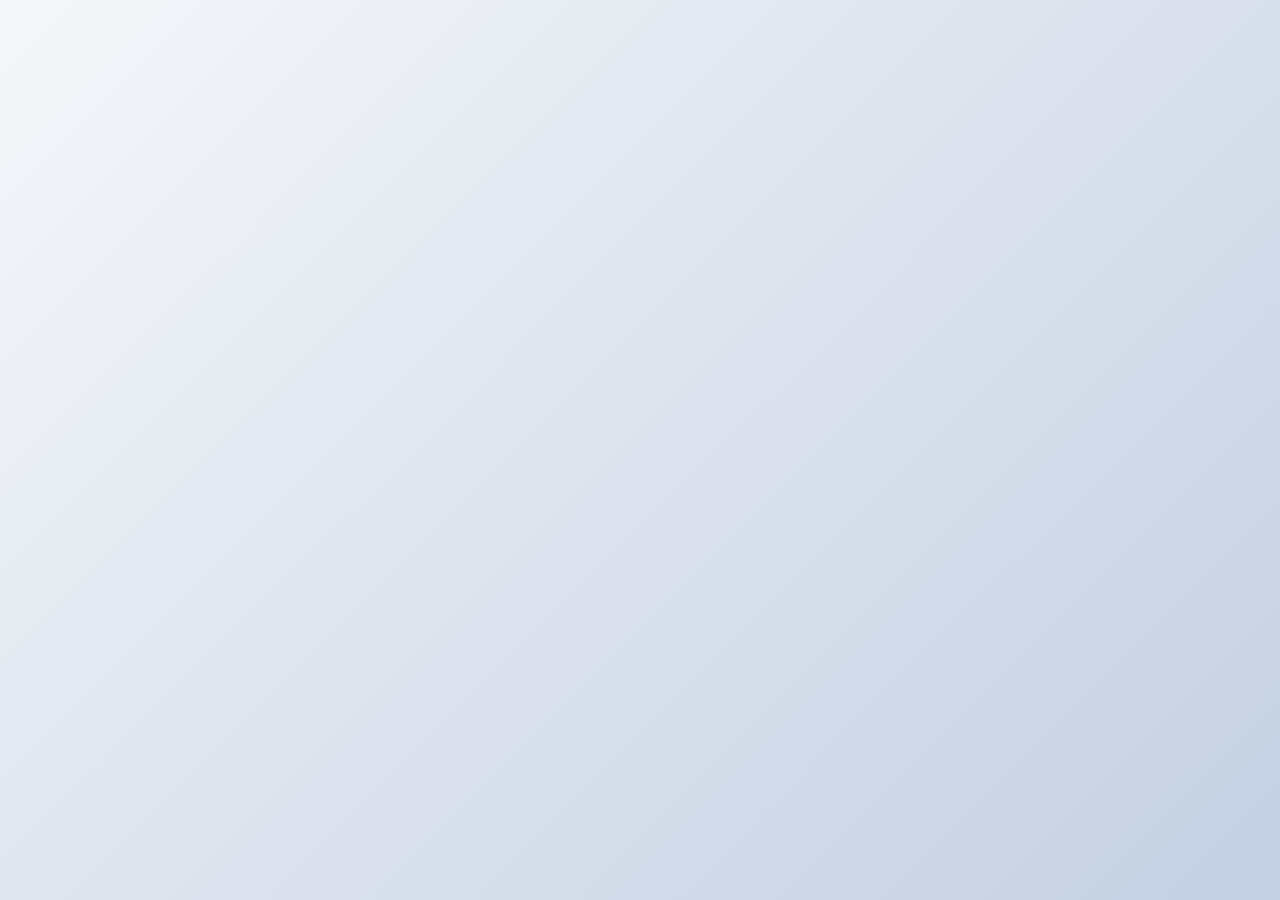
<file: index.html>
<!doctype html>
<html lang="en">
  <head>
    <meta charset="UTF-8" />
    <meta name="viewport" content="width=device-width, initial-scale=1.0" />
    <meta
      name="description"
      content="Personal CV of Yeab Mekasha - Full‑Stack Developer, Web Designer & Software Engineering Student"
    />

    <title>Yeab T. Mekasha</title>
    <link
      rel="icon"
      type="image/svg+xml"
      href="data:image/svg+xml,%3Csvg xmlns='http://www.w3.org/2000/svg' viewBox='0 0 100 100'%3E%3Ctext y='.9em' font-size='90'%3E%F0%9F%8F%A0%3C/text%3E%3C/svg%3E"
    />

    <link rel="stylesheet" href="/CSS/Project.css" />
    <link href="https://fonts.googleapis.com/css2?family=Roboto:wght@400;700&display=swap" rel="stylesheet" />
    <link
      rel="stylesheet"
      href="https://cdnjs.cloudflare.com/ajax/libs/font-awesome/6.0.0/css/all.min.css"
    />
  </head>
  <body>
    <div id="root"></div>
    <script type="module" src="/src/main.jsx"></script>
    <script src="/app.js" defer></script>
  </body>
</html>
</file>
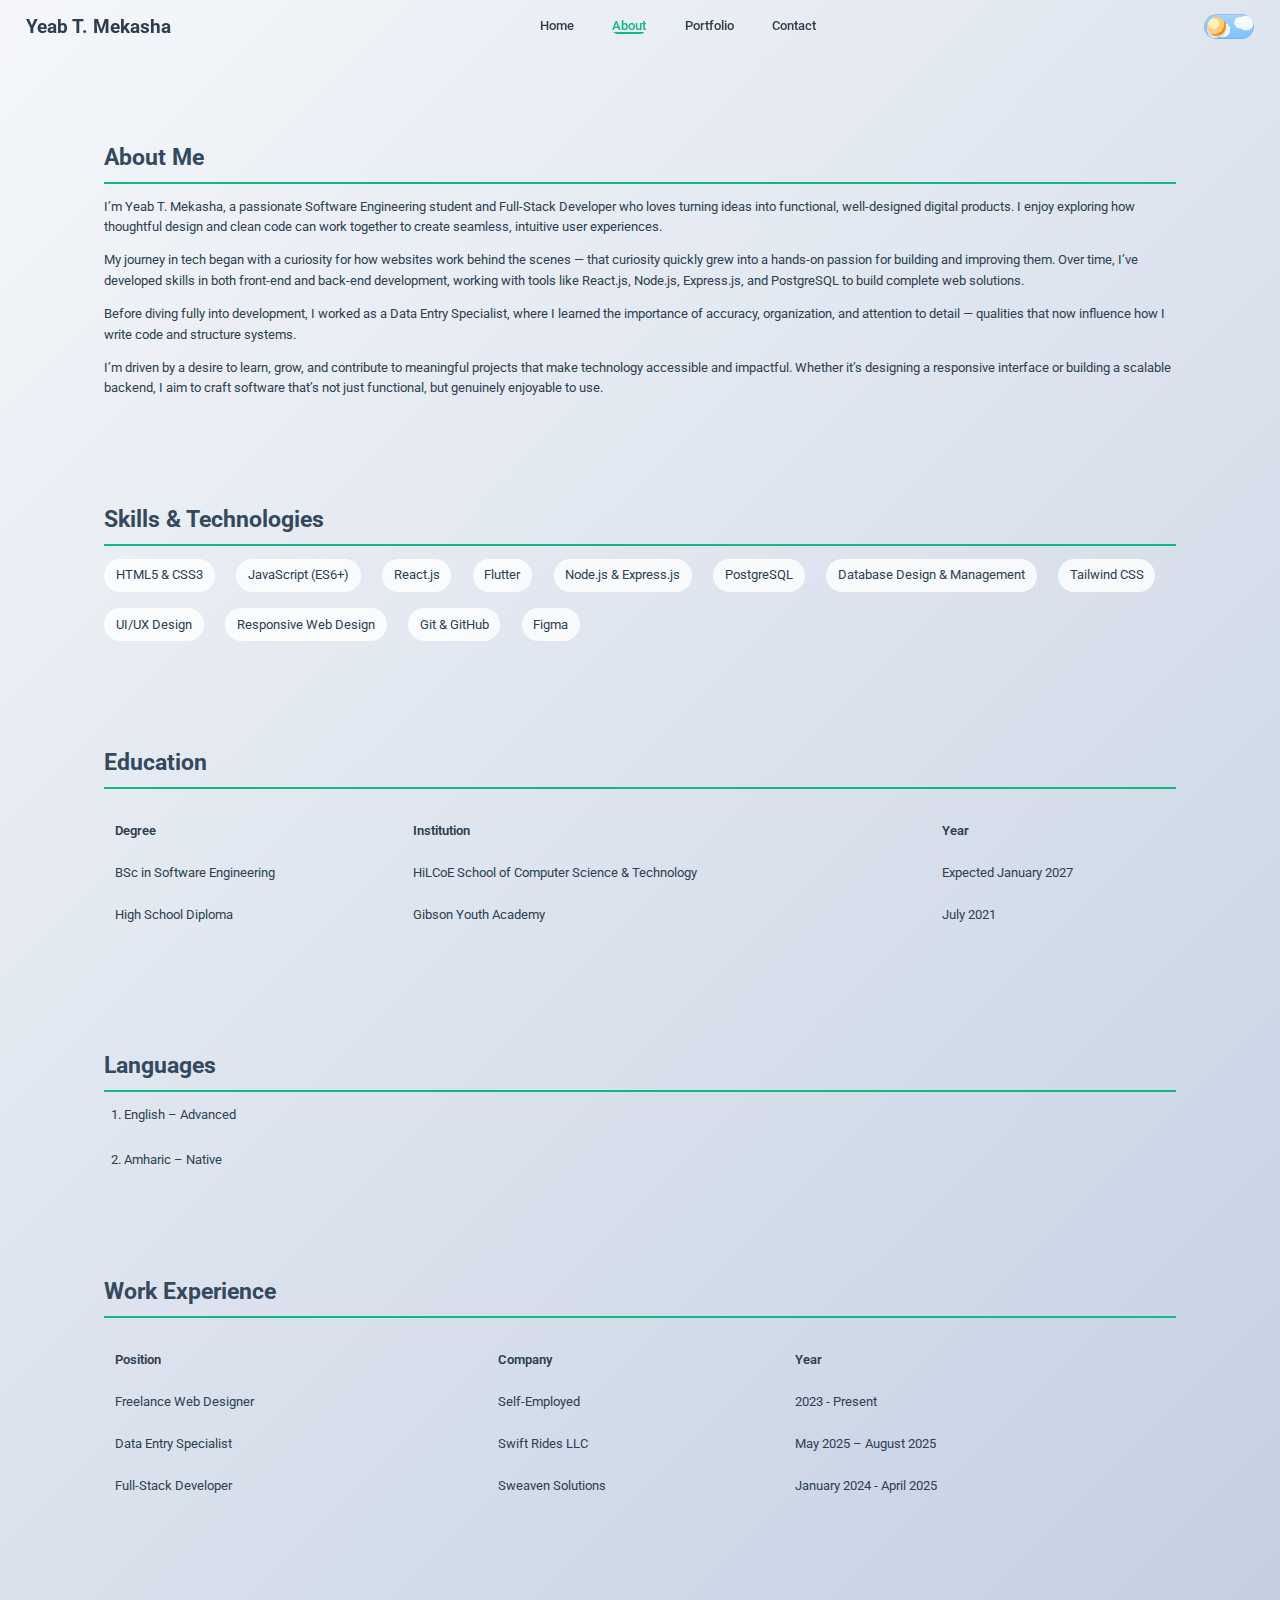
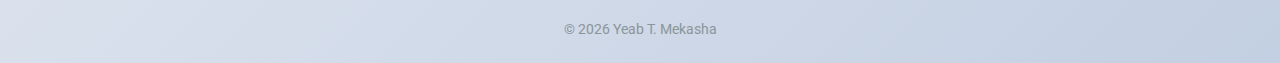
<file: about.html>
<!DOCTYPE html>
<html lang="en">
<head>
    <!-- Meta tags for character encoding and responsive design -->
    <meta charset="UTF-8">
    <meta name="viewport" content="width=device-width, initial-scale=1.0">
    <meta name="description" content="Yeab T. Mekasha — Full‑Stack Developer, Web Designer & Software Engineering Student. Skills: React.js, Flutter, Node.js, Express.js, PostgreSQL, database design.">
    
    <!-- Page title and favicon -->
    <title>Yeab T. Mekasha | About Me</title>
    <link rel="icon" type="image/svg+xml" href="data:image/svg+xml,%3Csvg xmlns='http://www.w3.org/2000/svg' viewBox='0 0 100 100'%3E%3Ctext y='.9em' font-size='90'%3E%F0%9F%91%A4%3C/text%3E%3C/svg%3E">
    
    <!-- External stylesheets and fonts -->
    <link rel="stylesheet" href="CSS/Project.css">
    <link href="https://fonts.googleapis.com/css2?family=Roboto:wght@400;700&display=swap" rel="stylesheet">
</head>
<body>
    <!-- Dark mode toggle checkbox (hidden) -->
    <input type="checkbox" id="darkModeToggle" class="dark-mode-toggle">

    <!-- Main page wrapper -->
    <div class="page">
        <!-- Header section with navigation -->
        <header>
            <nav class="navbar">
                <!-- Site title/logo -->
                <h1>Yeab T. Mekasha</h1>
                
                <!-- Mobile menu toggle (hidden) -->
                <input type="checkbox" id="menu-toggle" class="menu-toggle">
                
                <!-- Hamburger menu icon for mobile -->
                <label for="menu-toggle" class="burger">
                    <span></span>
                    <span></span>
                    <span></span>
                </label>
                
                <!-- Main navigation links -->
                <ul class="nav-links">
                    <li><a href="index.html">Home</a></li>
                    <li><a href="about.html" class="active">About</a></li>
                    <li><a href="portfolio.html">Portfolio</a></li>
                    <li><a href="contact.html">Contact</a></li>
                </ul>
                <!-- Dark mode toggle switch -->
                <label class="toggle-switch" for="darkModeToggle">
                    <span class="slider"></span>
                </label>
            </nav>
        </header>

        <!-- Main content area -->
        <main>
            <!-- About Me section -->
            <section>
                <h2>About Me</h2>
                <p>
                    I’m Yeab T. Mekasha, a passionate Software Engineering student and Full-Stack Developer who loves turning ideas into functional, well-designed digital products. I enjoy exploring how thoughtful design and clean code can work together to create seamless, intuitive user experiences.
                </p>
                <p>
                    My journey in tech began with a curiosity for how websites work behind the scenes — that curiosity quickly grew into a hands-on passion for building and improving them. Over time, I’ve developed skills in both front-end and back-end development, working with tools like React.js, Node.js, Express.js, and PostgreSQL to build complete web solutions.
                </p>
                <p>
                    Before diving fully into development, I worked as a Data Entry Specialist, where I learned the importance of accuracy, organization, and attention to detail — qualities that now influence how I write code and structure systems.
                </p>
                <p>
                    I’m driven by a desire to learn, grow, and contribute to meaningful projects that make technology accessible and impactful. Whether it’s designing a responsive interface or building a scalable backend, I aim to craft software that’s not just functional, but genuinely enjoyable to use.
                </p>
            </section>

            <!-- Skills & Technologies -->
            <section>
                <h2>Skills & Technologies</h2>
                <ul class="tools-list">
                    <li>HTML5 & CSS3</li>
                    <li>JavaScript (ES6+)</li>
                    <li>React.js</li>
                    <li>Flutter</li>
                    <li>Node.js & Express.js</li>
                    <li>PostgreSQL</li>
                    <li>Database Design & Management</li>
                    <li>Tailwind CSS</li>
                    <li>UI/UX Design</li>
                    <li>Responsive Web Design</li>
                    <li>Git & GitHub</li>
                    <li>Figma</li>
                </ul>
            </section>

            <!-- Education section with table -->
            <section>
                <h2>Education</h2>
                <table>
                    <thead>
                        <tr>
                            <th>Degree</th>
                            <th>Institution</th>
                            <th>Year</th>
                        </tr>
                    </thead>
                    <tbody>
                        <tr>
                            <td>BSc in Software Engineering</td>
                            <td>HiLCoE School of Computer Science & Technology</td>
                            <td>Expected January 2027</td>
                        </tr>
                        <tr>
                            <td>High School Diploma</td>
                            <td>Gibson Youth Academy</td>
                            <td>July 2021</td>
                        </tr>
                    </tbody>
                </table>
            </section>

            <!-- Languages section -->
            <section>
                <h2>Languages</h2>
                <ol class="languages-list">
                    <li>English – Advanced</li>
                    <li>Amharic – Native</li>
                </ol>
            </section>

            <!-- Work Experience section with table -->
            <section>
                <h2>Work Experience</h2>
                <table>
                    <thead>
                        <tr>
                            <th>Position</th>
                            <th>Company</th>
                            <th>Year</th>
                        </tr>
                    </thead>
                    <tbody>
                        <tr>
                            <td>Freelance Web Designer</td>
                            <td>Self-Employed</td>
                            <td>2023 - Present</td>
                        </tr>
                        <tr>
                            <td>Data Entry Specialist</td>
                            <td>Swift Rides LLC</td>
                            <td>May 2025 – August 2025</td>
                        </tr>
                        <tr>
                            <td>Full-Stack Developer</td>
                            <td>Sweaven Solutions</td>
                            <td>January 2024 - April 2025</td>
                        </tr>
                    </tbody>
                </table>
            </section>
            
            
        </main>

        <!-- Footer section -->
        <footer>
            <p id="footer-text">&copy; 2025 Yeab T. Mekasha</p>
        </footer>
    </div>
    <script src="app.js" defer></script>
</body>
</html>
</file>
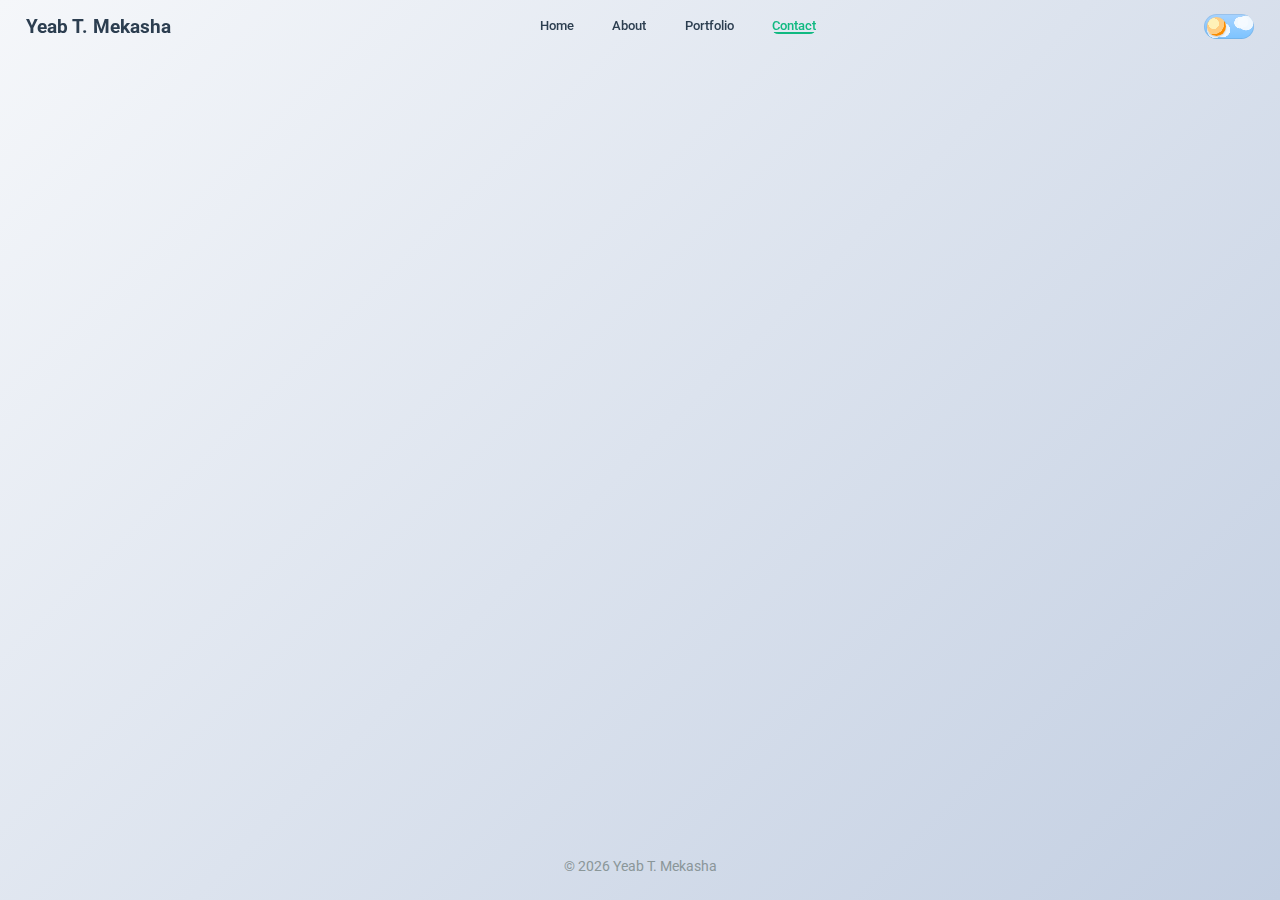
<file: contact.html>
<!DOCTYPE html>
<html lang="en">
<head>
    <!-- Meta tags for SEO and responsive design -->
    <meta charset="UTF-8">
    <meta name="viewport" content="width=device-width, initial-scale=1.0">
    
    <!-- Page title and favicon -->
    <title>Yeab T. Mekasha | Contact</title>
    <link rel="icon" type="image/svg+xml" href="data:image/svg+xml,%3Csvg xmlns='http://www.w3.org/2000/svg' viewBox='0 0 100 100'%3E%3Ctext y='.9em' font-size='90'%3E%F0%9F%93%9E%3C/text%3E%3C/svg%3E">
    
    <!-- External stylesheets and fonts -->
    <link rel="stylesheet" href="CSS/Project.css">
    <link href="https://fonts.googleapis.com/css2?family=Roboto:wght@400;700&display=swap" rel="stylesheet">
    <link rel="stylesheet" href="https://cdnjs.cloudflare.com/ajax/libs/font-awesome/6.0.0/css/all.min.css">
    <style>
      /* Contact page specific spacing overrides */
      body.contact-page .page { min-height: 100vh; }
      body.contact-page main { 
        margin: 0; 
        padding: 0; 
        opacity: 0;
        animation: fadeInUp 0.8s ease-out 0.3s forwards;
      }
      body.contact-page section { 
        margin: 0; 
        padding: 0; 
        animation: none; 
      }
      body.contact-page .contact-container { 
        display: flex; 
        justify-content: center; 
        margin: 0 3%; 
        padding: 18vh 0 3vh; 
      }
      body.contact-page .contact-info { 
        width: 100%; 
        max-width: 600px; 
        margin: 0.5rem auto; 
      }
      body.contact-page .contact-info h2 { 
        margin: 0 0 0.5rem; 
        animation: fadeInUp 0.8s ease-out 0.5s both;
      }
      body.contact-page .info-item { 
        margin: 0.05rem 0; 
        opacity: 0;
        animation: fadeInUp 0.8s ease-out 0.7s forwards;
      }
      body.contact-page .social-links { 
        margin-top: 0.15rem; 
      }
      body.contact-page .social-item { 
        margin: 0.05rem 0; 
        opacity: 0;
        animation: fadeInUp 0.8s ease-out 0.9s forwards;
      }
      body.contact-page .page > footer { 
        margin-top: auto; 
      }

      

      /* Responsive tweaks for contact page */
      @media (max-width: 900px) {
        body.contact-page .contact-container { margin: 0 4%; padding-top: 12vh; }
        body.contact-page .contact-info { max-width: 92%; }
        body.contact-page .contact-info h2 { font-size: clamp(20px, 4.6vw, 28px); }
        body.contact-page .info-item, body.contact-page .social-item { padding: 10px 8px; gap: 8px; }
        body.contact-page .info-item i, body.contact-page .social-item i { font-size: 18px; width: 24px; }
        body.contact-page .social-item a, body.contact-page .info-item a { display: inline-block; word-break: break-word; }
      }
      @media (max-width: 600px) {
        body.contact-page .contact-container { margin: 0 5%; padding-top: 10vh; }
        body.contact-page .contact-info { max-width: 96%; }
        body.contact-page .contact-info h2 { font-size: clamp(18px, 6vw, 24px); }
        body.contact-page .info-item i, body.contact-page .social-item i { font-size: 16px; width: 22px; }
      }
    </style>
</head>
<body class="contact-page">
    <!-- Dark mode toggle checkbox (hidden) -->
    <input type="checkbox" id="darkModeToggle" class="dark-mode-toggle">

    <!-- Main page wrapper -->
    <div class="page">
        <!-- Header section with navigation -->
        <header>
            <nav class="navbar">
                <!-- Site title/logo -->
                <h1>Yeab T. Mekasha</h1>
                
                <!-- Mobile menu toggle (hidden) -->
                <input type="checkbox" id="menu-toggle" class="menu-toggle">
                
                <!-- Hamburger menu icon for mobile -->
                <label for="menu-toggle" class="burger">
                    <span></span>
                    <span></span>
                    <span></span>
                </label>
                
                <!-- Main navigation links -->
                <ul class="nav-links">
                    <li><a href="index.html">Home</a></li>
                    <li><a href="about.html">About</a></li>
                    <li><a href="portfolio.html">Portfolio</a></li>
                    <li><a href="contact.html" class="active">Contact</a></li>
                </ul>
                
                <!-- Dark mode toggle switch -->
                <label class="toggle-switch" for="darkModeToggle">
                    <span class="slider"></span>
                </label>
            </nav>
        </header>

        <!-- Main content area -->
        <main>
            <!-- Contact page container -->
            <div class="contact-container">
                <!-- Contact information section -->
                <section class="contact-info">
                    <h2>Get In Touch</h2>
                    
                    <!-- Email contact -->
                    <div class="info-item">
                        <i class="fas fa-envelope"></i>
                        <p><a href="https://mail.google.com/mail/?view=cm&fs=1&to=yeabtsegaye350@gmail.com" target="_blank" rel="noopener noreferrer">yeabtsegaye350@gmail.com</a></p>
                    </div>
                    
                    <!-- Phone contact -->
                    <div class="info-item">
                        <i class="fas fa-phone"></i>
                        <p><a href="tel:+251988200866">+251 988 200 866</a></p>
                    </div>
                    
                    <!-- Social media links -->
                    <div class="social-links">
                        <!-- LinkedIn -->
                        <div class="social-item">
                            <i class="fab fa-linkedin"></i>
                            <a href="https://www.linkedin.com/in/yeab-tsegaye-25765724b?lipi=urn%3Ali%3Apage%3Ad_flagship3_profile_view_base_contact_details%3BpnLRywWuRcyz1FXh%2BnaprQ%3D%3D" target="_blank">Yeab Tsegaye</a>
                        </div>
                        <!-- Telegram -->
                        <div class="social-item">
                            <i class="fab fa-telegram"></i>
                            <a href="https://t.me/yeab350" target="_blank">@yeab350</a>
                        </div>
                        
                        <!-- Twitter -->
                        <div class="social-item">
                            <i class="fab fa-twitter"></i>
                            <a href="https://twitter.com/yeab350" target="_blank">@yeab350</a>
                        </div>
                        
                        <!-- GitHub -->
                        <div class="social-item">
                            <i class="fab fa-github"></i>
                            <a href="https://github.com/yeab350" target="_blank">@yeab350</a>
                        </div>
                        
                        
                    </div>
                </section>
            </div>
        </main>

        <!-- Footer section -->
        <footer>
            <p id="footer-text">&copy; 2025 Yeab T. Mekasha</p>
        </footer>
    </div>
    <script src="app.js" defer></script>
</body>
</html>
</file>
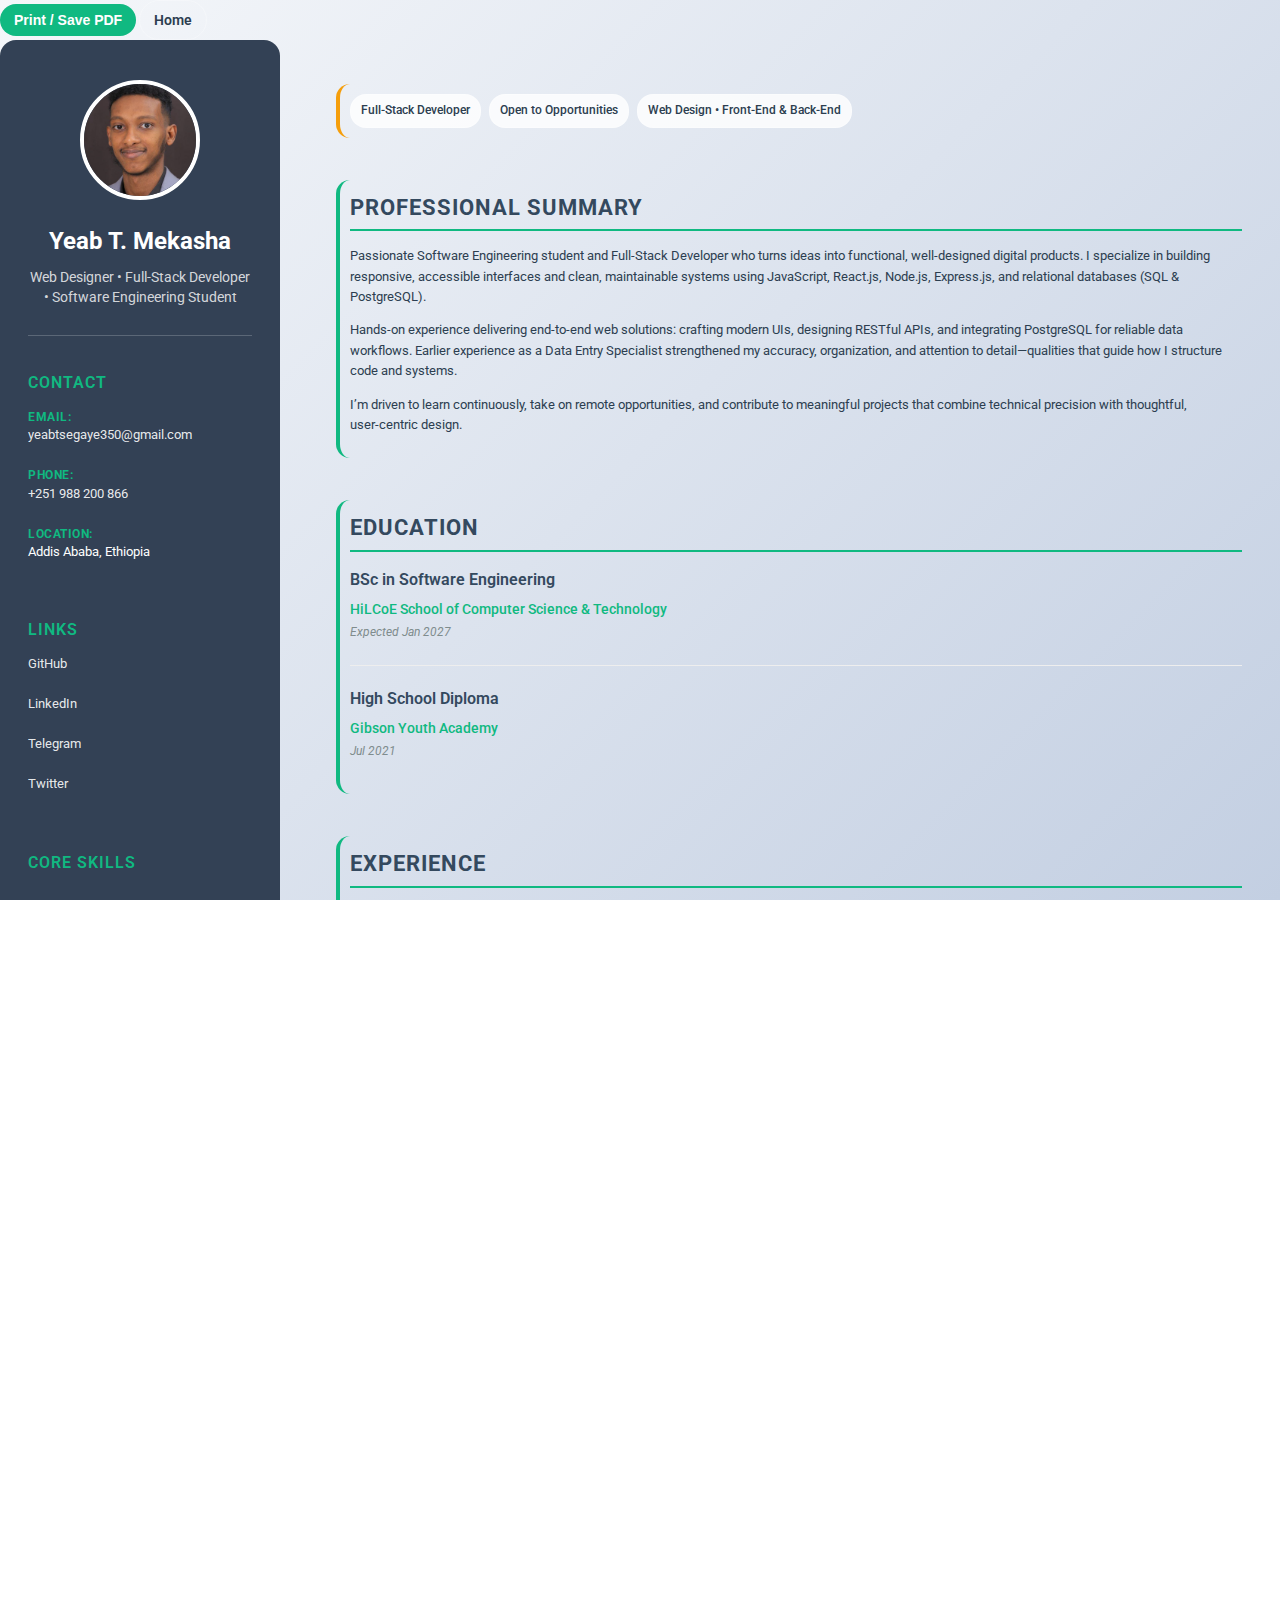
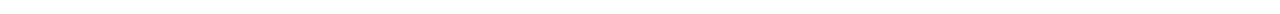
<file: cv.html>
<!DOCTYPE html>
<html lang="en">
<head>
    <!-- Meta tags for character encoding and responsive design -->
    <meta charset="UTF-8">
    <meta name="viewport" content="width=device-width, initial-scale=1.0">
    
    <!-- Page title and favicon -->
    <title>Yeab T. Mekasha | CV</title>
    <link rel="icon" type="image/svg+xml" href="data:image/svg+xml,%3Csvg xmlns='http://www.w3.org/2000/svg' viewBox='0 0 64 64'%3E%3Cdefs/%3E%3Crect width='64' height='64' rx='12' ry='12' fill='%2310b981'/%3E%3Ctext x='50%' y='54%' text-anchor='middle' font-family='Arial,Helvetica,sans-serif' font-size='34' font-weight='700' fill='%23ffffff'%3EY%3C/text%3E%3C/svg%3E">
    
    <!-- External stylesheets and fonts -->
    <link href="https://fonts.googleapis.com/css2?family=Roboto:wght@400;700&display=swap" rel="stylesheet">
    <link rel="stylesheet" href="CSS/Project.css?v=printfix2">
    <style media="print">
      /* Inline safety net to confirm print CSS applies */
      .cv-actions { display: none !important; }
      .cv-sidebar { background: #334155 !important; color: #fff !important; -webkit-print-color-adjust: exact; print-color-adjust: exact; }
      .cv-main { background: #ffffff !important; }
      .cv-main-card { border-left-color: #10b981 !important; }
    </style>
    <style media="screen">
      /* CV mobile enhancements: screen only, do not affect print/download */
      /* Desktop (normal mode): remove big container look from right column, keep sidebar card */
      @media (min-width: 901px) {
        body.cv-root .cv-main {
          border-radius: 0;
          box-shadow: none;
          background: transparent;
        }
        body.cv-root .cv-main-card {
          box-shadow: none;
        }
      }
      @media (max-width: 900px) {
        body.cv-root .cv-container { padding: 4vw 0; }
        body.cv-root .cv-layout {
          display: grid;
          grid-template-columns: 1fr;
          gap: 4vw;
          padding: 0 5vw;
        }
        /* Keep sidebar as a card, but make main blend into the page */
        body.cv-root .cv-sidebar {
          width: 100%;
          border-radius: 16px;
          box-shadow: 0 12px 28px rgba(0,0,0,0.10);
          overflow: hidden;
          padding: 5vw;
        }
        body.cv-root .cv-main {
          width: 100%;
          border-radius: 0;
          box-shadow: none;
          background: transparent;
          overflow: visible;
          padding: 5vw 5vw 6vw;
        }

        /* Profile and headings */
        body.cv-root .cv-profile-section { text-align: center; }
        body.cv-root .cv-profile { width: min(38vw, 140px); height: auto; border-radius: 50%; display: block; margin: 0 auto 3vw; }
        body.cv-root .cv-name { font-size: clamp(18px, 6vw, 26px); margin: 0.5rem 0 0.25rem; text-align: center; }
        body.cv-root .cv-title { font-size: clamp(12px, 3.6vw, 16px); text-align: center; }

        /* Sidebar spacing */
        body.cv-root .cv-sidebar-h3 { margin: 5vw 0 2vw; font-size: clamp(14px, 4.2vw, 18px); }
        body.cv-root .cv-contact-item, body.cv-root .cv-link-item { margin: 2.6vw 0; }
        body.cv-root .cv-sidebar-list { padding-left: 1.2rem; }

        /* Main cards and chips */
        body.cv-root .cv-main-card { margin: 4vw 0; padding: 4vw; border-radius: 14px; box-shadow: none; }
        body.cv-root .cv-main-h2 { font-size: clamp(16px, 5vw, 22px); margin-bottom: 2.5vw; }
        body.cv-root .cv-main-item { margin: 3.5vw 0; }
        body.cv-root .cv-main-list { padding-left: 1.2rem; }
        body.cv-root .cv-chip-row { display: flex; flex-wrap: wrap; gap: 1.8vw; justify-content: center; }
        body.cv-root .cv-chip { font-size: clamp(10px, 3.2vw, 13px); padding: 0.6em 0.8em; }
      }
    </style>
</head>
<body class="cv-root">
    <!-- CV container for print layout -->
    <div class="cv-container">
        <!-- Top action bar (hidden on print) -->
        <div class="cv-actions">
            <button id="cv-print-btn" class="cv-action-btn" type="button" data-print-cv>
                <span>Print / Save PDF</span>
            </button>
            <a class="cv-action-btn ghost" href="index.html">
                <span>Home</span>
            </a>
        </div>
        <!-- Two-column CV layout -->
        <div class="cv-layout">
            <!-- Left sidebar with personal info and skills -->
            <div class="cv-sidebar">
                <!-- Profile section with photo and basic info -->
                <div class="cv-profile-section">
                    <img class="cv-profile" src="Images/Profile.jpg" alt="Profile Picture of Yeab Mekasha">
                    <h1 class="cv-name">Yeab T. Mekasha</h1>
                    <p class="cv-title">Web Designer • Full‑Stack Developer • Software Engineering Student</p>
                </div>
                
                <!-- Contact information section -->
                <div class="cv-contact-section">
                    <h3 class="cv-sidebar-h3">Contact</h3>
                    <div class="cv-contact-item">
                        <strong>Email:</strong><br>
                        <a href="mailto:yeabtsegaye350@gmail.com">yeabtsegaye350@gmail.com</a>
                    </div>
                    <div class="cv-contact-item">
                        <strong>Phone:</strong><br>
                        <a href="tel:+251988200866">+251 988 200 866</a>
                    </div>
                    <div class="cv-contact-item">
                        <strong>Location:</strong><br>
                        Addis Ababa, Ethiopia
                    </div>
                </div>
                
                <!-- Social media and professional links -->
                <div class="cv-links-section">
                    <h3 class="cv-sidebar-h3">Links</h3>
                    <div class="cv-link-item">
                        <a href="https://github.com/yeab350" target="_blank">GitHub</a>
                    </div>
                    <div class="cv-link-item">
                        <a href="https://www.linkedin.com/in/yeab-tsegaye-25765724b" target="_blank">LinkedIn</a>
                    </div>
                    <div class="cv-link-item">
                        <a href="https://t.me/yeab350" target="_blank">Telegram</a>
                    </div>
                    <div class="cv-link-item">
                        <a href="https://twitter.com/yeab350" target="_blank">Twitter</a>
                    </div>
                </div>
                
                <!-- Core skills list -->
                <div class="cv-skills-section">
                    <h3 class="cv-sidebar-h3">Core Skills</h3>
                    <ul class="cv-sidebar-list">
                        <li>HTML, CSS, JavaScript</li>
                        <li>React.js</li>
                        <li>Node.js & Express.js</li>
                        <li>SQL & PostgreSQL</li>
                        <li>Database Design & Management</li>
                        <li>Tailwind CSS</li>
                        <li>UI/UX Design</li>
                        <li>Teamwork & Collaboration</li>
                        <li>Problem-Solving</li>
                        <li>Responsive Web Design</li>
                    </ul>
                </div>
                
                <!-- Technology badges -->
                <div class="cv-tech-section">
                    <h3 class="cv-sidebar-h3">Technologies</h3>
                    <div class="cv-tech-badges">
                        <span class="cv-tech-badge">HTML5</span>
                        <span class="cv-tech-badge">CSS3</span>
                        <span class="cv-tech-badge">JavaScript</span>
                        <span class="cv-tech-badge">React.js</span>
                        <span class="cv-tech-badge">Node.js</span>
                        <span class="cv-tech-badge">Express.js</span>
                        <span class="cv-tech-badge">SQL</span>
                        <span class="cv-tech-badge">PostgreSQL</span>
                        <span class="cv-tech-badge">Database</span>
                        <span class="cv-tech-badge">Figma</span>
                        <span class="cv-tech-badge">Git & GitHub</span>
                        <span class="cv-tech-badge">Canva</span>
                    </div>
                </div>
            </div>
      
            <!-- Right main content area -->
            <div class="cv-main">
                <!-- Compact header with professional chips -->
                <section class="cv-main-card cv-header-card">
                    <div class="cv-chip-row">
                        <span class="cv-chip">Full‑Stack Developer</span>
                        <span class="cv-chip">Open to Opportunities</span>
                        <span class="cv-chip">Web Design • Front‑End & Back‑End</span>
                    </div>
                </section>
                <!-- Professional summary section -->
                <section class="cv-main-card">
                    <h2 class="cv-main-h2">Professional Summary</h2>
                    <p>Passionate Software Engineering student and Full‑Stack Developer who turns ideas into functional, well‑designed digital products. I specialize in building responsive, accessible interfaces and clean, maintainable systems using JavaScript, React.js, Node.js, Express.js, and relational databases (SQL & PostgreSQL).</p>
                    <p>Hands‑on experience delivering end‑to‑end web solutions: crafting modern UIs, designing RESTful APIs, and integrating PostgreSQL for reliable data workflows. Earlier experience as a Data Entry Specialist strengthened my accuracy, organization, and attention to detail—qualities that guide how I structure code and systems.</p>
                    <p>I’m driven to learn continuously, take on remote opportunities, and contribute to meaningful projects that combine technical precision with thoughtful, user‑centric design.</p>
                </section>

                <!-- Education section -->
                <section class="cv-main-card">
                    <h2 class="cv-main-h2">Education</h2>
                    <div class="cv-main-item">
                        <h4>BSc in Software Engineering</h4>
                        <div class="cv-main-subtitle">HiLCoE School of Computer Science & Technology</div>
                        <div class="cv-main-date">Expected Jan 2027</div>
                    </div>
                    <div class="cv-main-item">
                        <h4>High School Diploma</h4>
                        <div class="cv-main-subtitle">Gibson Youth Academy</div>
                        <div class="cv-main-date">Jul 2021</div>
                    </div>
                </section>

                <!-- Work experience section -->
                <section class="cv-main-card">
                    <h2 class="cv-main-h2">Experience</h2>
                    <div class="cv-main-item">
                        <h4>Freelance Web Designer</h4>
                        <div class="cv-main-subtitle">Self-Employed</div>
                        <div class="cv-main-date">2023 – Present</div>
                        <ul class="cv-main-list">
                            <li>Designed and built responsive, accessible websites with modern layouts.</li>
                            <li>Implemented dark/light themes and mobile-first navigation patterns.</li>
                        </ul>
                    </div>
                    <div class="cv-main-item">
                        <h4>Data Entry Specialist</h4>
                        <div class="cv-main-subtitle">Swift Rides LLC</div>
                        <div class="cv-main-date">Aug 2024 – Jul 2025</div>
                    </div>
                </section>

                <!-- Projects showcase section -->
                <section class="cv-main-card">
                    <h2 class="cv-main-h2">Projects</h2>
                    <div class="cv-main-item">
                        <h4>Portfolio Website</h4>
                        <div class="cv-main-subtitle"><a href="https://yeabtmekasha.netlify.app/">Personal CV website</a></div>
                        <p>Clean semantic HTML, modern CSS (Flexbox & Grid), dark/light mode, fully responsive.</p>
                    </div>
                    <div class="cv-main-item">
                        <h4>Creative Layout Design</h4>
                        <p>Consistent spacing & typography hierarchy, responsive grid, hover animations, modular structure.</p>
                    </div>
                    <div class="cv-main-item">
                        <h4>UI/UX Wireframe</h4>
                        <p>Navigation flow, minimalist components, accessibility considerations, brand alignment.</p>
                    </div>
                </section>

            </div>
        </div>
    </div>
    <script src="app.js" defer></script>
    <script>
      // Auto-print if opened with ?print=1 (more reliable print timing)
      (function(){
        const params = new URLSearchParams(window.location.search);
        if (params.get('print') === '1') {
          // Wait for fonts/images to be ready then trigger print
          const whenReady = Promise.all([
            document.fonts ? document.fonts.ready : Promise.resolve(),
            new Promise((resolve) => {
              if (document.readyState === 'complete') return resolve();
              window.addEventListener('load', () => resolve(), { once: true });
            })
          ]);
          whenReady.then(() => setTimeout(() => window.print(), 150));
          // If opened from another page as a popup, auto-close after printing
          const tryClose = () => {
            if (window.opener && !window.opener.closed) {
              setTimeout(() => window.close(), 150);
            }
          };
          window.addEventListener('afterprint', tryClose, { once: true });
          // Fallback: if afterprint not fired (some browsers), close after a delay
          setTimeout(tryClose, 2500);
        }
        // Add Ctrl/Cmd+P handler to ensure print works reliably
        document.addEventListener('keydown', (e) => {
          if ((e.ctrlKey || e.metaKey) && (e.key.toLowerCase() === 'p')) {
            e.preventDefault();
            window.print();
          }
        });

        // Single print trigger is handled in app.js for [data-print-cv]

        // Note: inline onclick is kept for maximum browser compatibility
      })();
    </script>
</body>
</html>
</file>
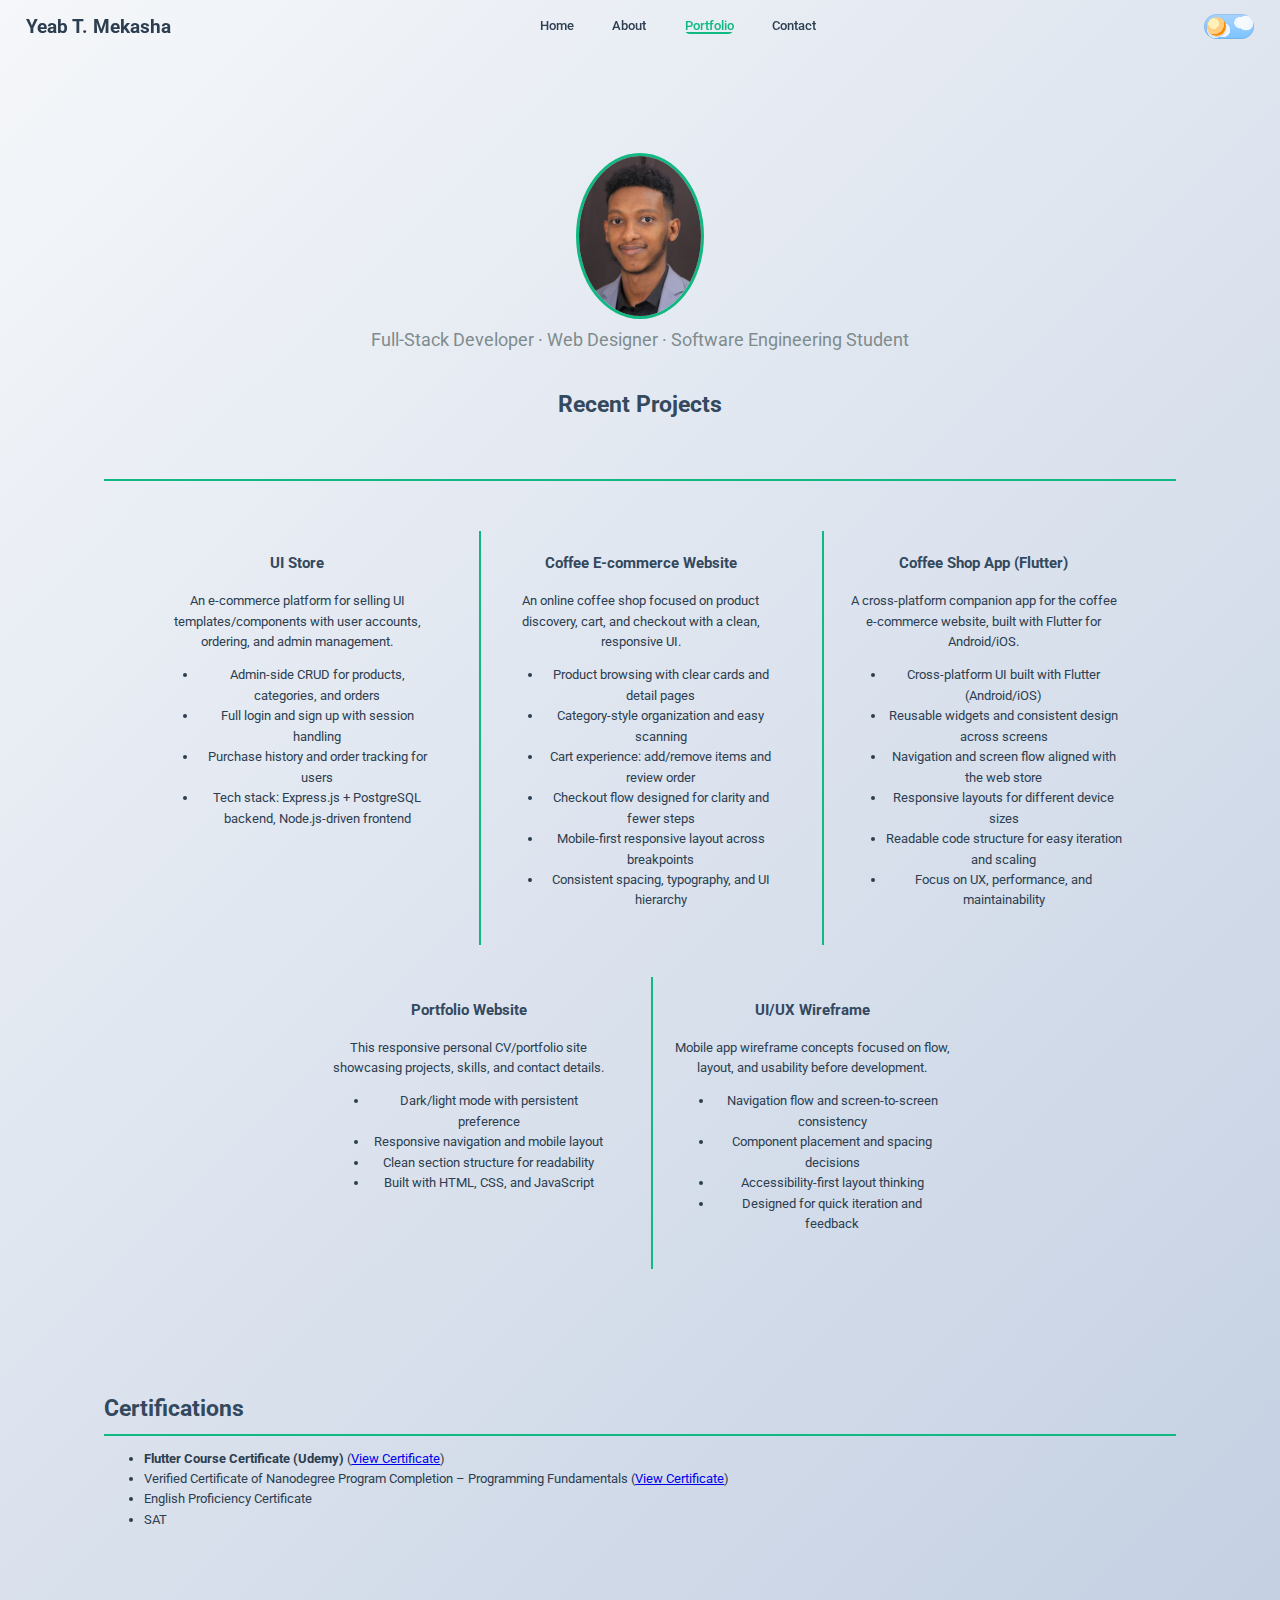
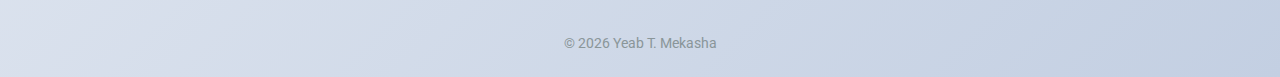
<file: portfolio.html>
<!DOCTYPE html>
<html lang="en">
<head>
    <!-- Meta tags for SEO and responsive design -->
    <meta charset="UTF-8">
    <meta name="viewport" content="width=device-width, initial-scale=1.0">
    
    <!-- Page title and favicon -->
    <title>Yeab T. Mekasha | Portfolio</title>
    <link rel="icon" type="image/svg+xml" href="data:image/svg+xml,%3Csvg xmlns='http://www.w3.org/2000/svg' viewBox='0 0 100 100'%3E%3Ctext y='.9em' font-size='90'%3E%F0%9F%92%BC%3C/text%3E%3C/svg%3E">
    
    <!-- External stylesheets and fonts -->
    <link rel="stylesheet" href="CSS/Project.css">
    <link href="https://fonts.googleapis.com/css2?family=Roboto:wght@400;700&display=swap" rel="stylesheet">
</head>
<body>
    <!-- Dark mode toggle checkbox (hidden) -->
    <input type="checkbox" id="darkModeToggle" class="dark-mode-toggle">

    <!-- Main page wrapper -->
    <div class="page">
        <!-- Header section with navigation -->
        <header>
            <nav class="navbar">
                <!-- Site title/logo -->
                <h1>Yeab T. Mekasha</h1>
                
                <!-- Mobile menu toggle (hidden) -->
                <input type="checkbox" id="menu-toggle" class="menu-toggle">
                
                <!-- Hamburger menu icon for mobile -->
                <label for="menu-toggle" class="burger">
                    <span></span>
                    <span></span>
                    <span></span>
                </label>
                
                <!-- Main navigation links -->
                <ul class="nav-links">
                    <li><a href="index.html">Home</a></li>
                    <li><a href="about.html">About</a></li>
                    <li><a href="portfolio.html" class="active">Portfolio</a></li>
                    <li><a href="contact.html">Contact</a></li>
                </ul>
                
                <!-- Dark mode toggle switch -->
                <label class="toggle-switch" for="darkModeToggle">
                    <span class="slider"></span>
                </label>
            </nav>
        </header>

        <!-- Main content area -->
        <main>
            <!-- Portfolio showcase section with profile and projects -->
            <section class="portfolio-main">
                <!-- Profile image display -->
                <div class="portfolio-profile">
                    <img src="Images/Profile.jpg" alt="Profile Picture of Yeab Mekasha" class="portfolio-img">
                    <p class="hero-subtitle">Full‑Stack Developer · Web Designer · Software Engineering Student</p>
                </div>

                <!-- Project cards container -->
                <h2>Recent Projects</h2>
                <hr>
                <div class="portfolio-cards">
                    <!-- Project 1: UI Store (E-commerce) -->
                    <div class="portfolio-card">
                        <h3>UI Store</h3>
                        <p>An e-commerce platform for selling UI templates/components with user accounts, ordering, and admin management.</p>
                        <ul>
                            <li>Admin-side CRUD for products, categories, and orders</li>
                            <li>Full login and sign up with session handling</li>
                            <li>Purchase history and order tracking for users</li>
                            <li>Tech stack: Express.js + PostgreSQL backend, Node.js-driven frontend</li>
                        </ul>
                    </div>

                    <!-- Project 2: Coffee E-commerce Website -->
                    <div class="portfolio-card">
                        <h3>Coffee E-commerce Website</h3>
                        <p>An online coffee shop focused on product discovery, cart, and checkout with a clean, responsive UI.</p>
                        <ul>
                            <li>Product browsing with clear cards and detail pages</li>
                            <li>Category-style organization and easy scanning</li>
                            <li>Cart experience: add/remove items and review order</li>
                            <li>Checkout flow designed for clarity and fewer steps</li>
                            <li>Mobile-first responsive layout across breakpoints</li>
                            <li>Consistent spacing, typography, and UI hierarchy</li>
                        </ul>
                    </div>

                    <!-- Project 3: Coffee Shop App (Flutter) -->
                    <div class="portfolio-card">
                        <h3>Coffee Shop App (Flutter)</h3>
                        <p>A cross-platform companion app for the coffee e-commerce website, built with Flutter for Android/iOS.</p>
                        <ul>
                            <li>Cross-platform UI built with Flutter (Android/iOS)</li>
                            <li>Reusable widgets and consistent design across screens</li>
                            <li>Navigation and screen flow aligned with the web store</li>
                            <li>Responsive layouts for different device sizes</li>
                            <li>Readable code structure for easy iteration and scaling</li>
                            <li>Focus on UX, performance, and maintainability</li>
                        </ul>
                    </div>
                    
                </div>

                
                <div class="portfolio-cards">
                    <div class="portfolio-card">
                        <h3>Portfolio Website</h3>
                        <p>This responsive personal CV/portfolio site showcasing projects, skills, and contact details.</p>
                        <ul>
                            <li>Dark/light mode with persistent preference</li>
                            <li>Responsive navigation and mobile layout</li>
                            <li>Clean section structure for readability</li>
                            <li>Built with HTML, CSS, and JavaScript</li>
                        </ul>
                    </div>

                    <div class="portfolio-card">
                        <h3>UI/UX Wireframe</h3>
                        <p>Mobile app wireframe concepts focused on flow, layout, and usability before development.</p>
                        <ul>
                            <li>Navigation flow and screen-to-screen consistency</li>
                            <li>Component placement and spacing decisions</li>
                            <li>Accessibility-first layout thinking</li>
                            <li>Designed for quick iteration and feedback</li>
                        </ul>
                    </div>
                </div>
            </section>


            <!-- Certifications section -->
            <section>
                <h2>Certifications</h2>
                <ul>
                    <li>
                        <strong>Flutter Course Certificate (Udemy)</strong>
                        (<a href="https://www.udemy.com/certificate/UC-c1e6aace-266f-4a64-a4b7-7c768cb23fe9/" target="_blank" rel="noopener noreferrer">View Certificate</a>)
                    </li>
                    <li>
                        Verified Certificate of Nanodegree Program Completion – Programming Fundamentals  
                        (<a href="https://www.udacity.com/certificate/e/7b7dc418-4dcd-11ef-a8ef-af08c2425f8e" target="_blank" rel="noopener noreferrer">View Certificate</a>)
                    </li>
                    <li>English Proficiency Certificate</li>
                    <li>SAT</li>
                </ul>
            </section>
        </main>

        <!-- Footer section -->
        <footer>
            <p id="footer-text">&copy; 2025 Yeab T. Mekasha</p>
        </footer>
    </div>
    <script src="app.js" defer></script>
</body>
</html>
</file>
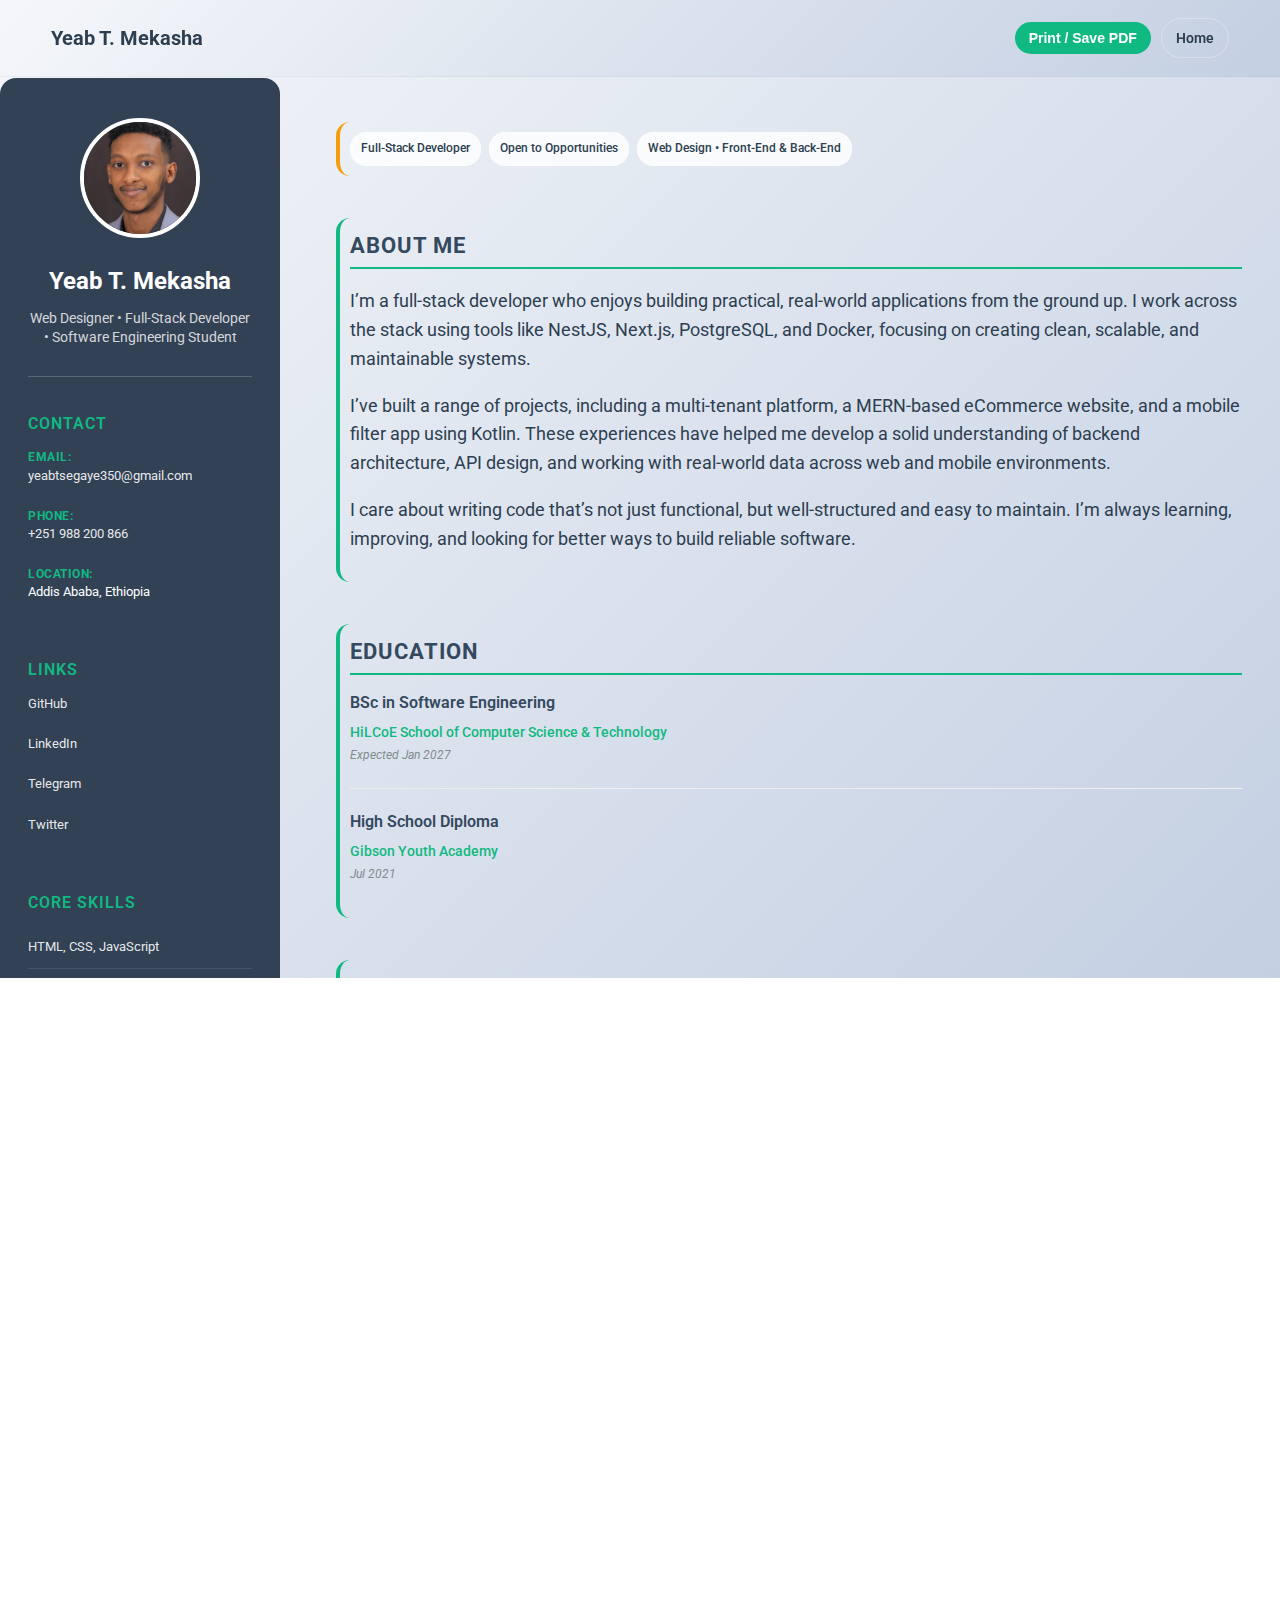
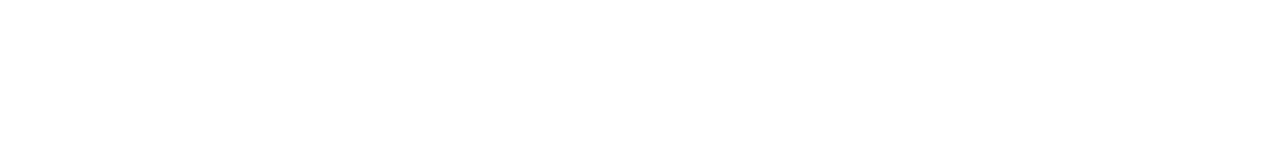
<file: public/cv.html>
<!DOCTYPE html>
<html lang="en">
<head>
    <!-- Meta tags for character encoding and responsive design -->
    <meta charset="UTF-8">
    <meta name="viewport" content="width=device-width, initial-scale=1.0">
    
    <!-- Page title and favicon -->
    <title>Yeab T. Mekasha | CV</title>
    <link rel="icon" type="image/svg+xml" href="data:image/svg+xml,%3Csvg xmlns='http://www.w3.org/2000/svg' viewBox='0 0 64 64'%3E%3Cdefs/%3E%3Crect width='64' height='64' rx='12' ry='12' fill='%2310b981'/%3E%3Ctext x='50%' y='54%' text-anchor='middle' font-family='Arial,Helvetica,sans-serif' font-size='34' font-weight='700' fill='%23ffffff'%3EY%3C/text%3E%3C/svg%3E">
    
    <!-- External stylesheets and fonts -->
    <link href="https://fonts.googleapis.com/css2?family=Roboto:wght@400;700&display=swap" rel="stylesheet">
    <link rel="stylesheet" href="CSS/Project.css?v=printfix2">
    <style media="print">
      /* Inline safety net to confirm print CSS applies */
      .cv-actions { display: none !important; }
      .cv-sidebar { background: #334155 !important; color: #fff !important; -webkit-print-color-adjust: exact; print-color-adjust: exact; }
      .cv-main { background: #ffffff !important; }
      .cv-main-card { border-left-color: #10b981 !important; }
    </style>
    <style media="screen">
      /* CV mobile enhancements: screen only, do not affect print/download */
      /* Desktop (normal mode): remove big container look from right column, keep sidebar card */
      @media (min-width: 901px) {
        body.cv-root .cv-main {
          border-radius: 0;
          box-shadow: none;
          background: transparent;
        }
        body.cv-root .cv-main-card {
          box-shadow: none;
        }
      }
      @media (max-width: 900px) {
        body.cv-root .cv-container { padding: 4vw 0; }
        body.cv-root .cv-layout {
          display: grid;
          grid-template-columns: 1fr;
          gap: 4vw;
          padding: 0 5vw;
        }
        /* Keep sidebar as a card, but make main blend into the page */
        body.cv-root .cv-sidebar {
          width: 100%;
          border-radius: 16px;
          box-shadow: 0 12px 28px rgba(0,0,0,0.10);
          overflow: hidden;
          padding: 5vw;
        }
        body.cv-root .cv-main {
          width: 100%;
          border-radius: 0;
          box-shadow: none;
          background: transparent;
          overflow: visible;
          padding: 5vw 5vw 6vw;
        }

        /* Profile and headings */
        body.cv-root .cv-profile-section { text-align: center; }
        body.cv-root .cv-profile { width: min(38vw, 140px); height: auto; border-radius: 50%; display: block; margin: 0 auto 3vw; }
        body.cv-root .cv-name { font-size: clamp(18px, 6vw, 26px); margin: 0.5rem 0 0.25rem; text-align: center; }
        body.cv-root .cv-title { font-size: clamp(12px, 3.6vw, 16px); text-align: center; }

        /* Sidebar spacing */
        body.cv-root .cv-sidebar-h3 { margin: 5vw 0 2vw; font-size: clamp(14px, 4.2vw, 18px); }
        body.cv-root .cv-contact-item, body.cv-root .cv-link-item { margin: 2.6vw 0; }
        body.cv-root .cv-sidebar-list { padding-left: 1.2rem; }

        /* Main cards and chips */
        body.cv-root .cv-main-card { margin: 4vw 0; padding: 4vw; border-radius: 14px; box-shadow: none; }
        body.cv-root .cv-main-h2 { font-size: clamp(16px, 5vw, 22px); margin-bottom: 2.5vw; }
        body.cv-root .cv-main-item { margin: 3.5vw 0; }
        body.cv-root .cv-main-list { padding-left: 1.2rem; }
        body.cv-root .cv-chip-row { display: flex; flex-wrap: wrap; gap: 1.8vw; justify-content: center; }
        body.cv-root .cv-chip { font-size: clamp(10px, 3.2vw, 13px); padding: 0.6em 0.8em; }
      }
    </style>
</head>
<body class="cv-root">
    <header class="cv-page-header" role="banner">
        <div class="cv-header-shell">
            <a class="cv-header-logo" href="index.html">Yeab T. Mekasha</a>
            <div class="cv-header-actions">
                <button id="cv-print-btn" class="cv-action-btn" type="button" data-print-cv>
                    <span>Print / Save PDF</span>
                </button>
                <a class="cv-action-btn ghost" href="index.html">
                    <span>Home</span>
                </a>
            </div>
        </div>
    </header>
    <!-- CV container for print layout -->
    <div class="cv-container">
        <!-- Two-column CV layout -->
        <div class="cv-layout">
            <!-- Left sidebar with personal info and skills -->
            <div class="cv-sidebar">
                <!-- Profile section with photo and basic info -->
                <div class="cv-profile-section">
                    <img class="cv-profile" src="Images/Profile.jpg" alt="Profile Picture of Yeab Mekasha">
                    <h1 class="cv-name">Yeab T. Mekasha</h1>
                    <p class="cv-title">Web Designer • Full‑Stack Developer • Software Engineering Student</p>
                </div>
                
                <!-- Contact information section -->
                <div class="cv-contact-section">
                    <h3 class="cv-sidebar-h3">Contact</h3>
                    <div class="cv-contact-item">
                        <strong>Email:</strong><br>
                        <a href="mailto:yeabtsegaye350@gmail.com">yeabtsegaye350@gmail.com</a>
                    </div>
                    <div class="cv-contact-item">
                        <strong>Phone:</strong><br>
                        <a href="tel:+251988200866">+251 988 200 866</a>
                    </div>
                    <div class="cv-contact-item">
                        <strong>Location:</strong><br>
                        Addis Ababa, Ethiopia
                    </div>
                </div>
                
                <!-- Social media and professional links -->
                <div class="cv-links-section">
                    <h3 class="cv-sidebar-h3">Links</h3>
                    <div class="cv-link-item">
                        <a href="https://github.com/yeab350" target="_blank">GitHub</a>
                    </div>
                    <div class="cv-link-item">
                        <a href="https://www.linkedin.com/in/yeab-tsegaye-25765724b" target="_blank">LinkedIn</a>
                    </div>
                    <div class="cv-link-item">
                        <a href="https://t.me/yeab350" target="_blank">Telegram</a>
                    </div>
                    <div class="cv-link-item">
                        <a href="https://twitter.com/yeab350" target="_blank">Twitter</a>
                    </div>
                </div>
                
                <!-- Core skills list -->
                <div class="cv-skills-section">
                    <h3 class="cv-sidebar-h3">Core Skills</h3>
                    <ul class="cv-sidebar-list">
                        <li>HTML, CSS, JavaScript</li>
                        <li>TypeScript</li>
                        <li>Python</li>
                        <li>React.js</li>
                        <li>Flutter</li>
                        <li>Node.js & Express.js</li>
                        <li>PostgreSQL</li>
                        <li>MongoDB</li>
                        <li>Tailwind CSS</li>
                        <li>UI/UX Design</li>
                        <li>Teamwork & Collaboration</li>
                        <li>Problem-Solving</li>
                        <li>Responsive Web Design</li>
                    </ul>
                </div>
                
                <!-- Technology badges -->
                <div class="cv-tech-section">
                    <h3 class="cv-sidebar-h3">Technologies</h3>
                    <div class="cv-tech-badges">
                        <span class="cv-tech-badge">HTML5</span>
                        <span class="cv-tech-badge">CSS3</span>
                        <span class="cv-tech-badge">JavaScript</span>
                        <span class="cv-tech-badge">React.js</span>
                        <span class="cv-tech-badge">Flutter</span>
                        <span class="cv-tech-badge">Node.js</span>
                        <span class="cv-tech-badge">Express.js</span>
                        <span class="cv-tech-badge">PostgreSQL</span>
                        <span class="cv-tech-badge">Database</span>
                        <span class="cv-tech-badge">Figma</span>
                        <span class="cv-tech-badge">Git & GitHub</span>
                        <span class="cv-tech-badge">Canva</span>
                    </div>
                </div>
            </div>
      
            <!-- Right main content area -->
            <div class="cv-main">
                <!-- Compact header with professional chips -->
                <section class="cv-main-card cv-header-card">
                    <div class="cv-chip-row">
                        <span class="cv-chip">Full‑Stack Developer</span>
                        <span class="cv-chip">Open to Opportunities</span>
                        <span class="cv-chip">Web Design • Front‑End & Back‑End</span>
                    </div>
                </section>
                <!-- About section -->
                <section class="cv-main-card">
                    <h2 class="cv-main-h2">About Me</h2>
                    <p>I’m a full-stack developer who enjoys building practical, real-world applications from the ground up. I work across the stack using tools like NestJS, Next.js, PostgreSQL, and Docker, focusing on creating clean, scalable, and maintainable systems.</p>
                    <p>I’ve built a range of projects, including a multi-tenant platform, a MERN-based eCommerce website, and a mobile filter app using Kotlin. These experiences have helped me develop a solid understanding of backend architecture, API design, and working with real-world data across web and mobile environments.</p>
                    <p>I care about writing code that’s not just functional, but well-structured and easy to maintain. I’m always learning, improving, and looking for better ways to build reliable software.</p>
                </section>

                <!-- Education section -->
                <section class="cv-main-card">
                    <h2 class="cv-main-h2">Education</h2>
                    <div class="cv-main-item">
                        <h4>BSc in Software Engineering</h4>
                        <div class="cv-main-subtitle">HiLCoE School of Computer Science & Technology</div>
                        <div class="cv-main-date">Expected Jan 2027</div>
                    </div>
                    <div class="cv-main-item">
                        <h4>High School Diploma</h4>
                        <div class="cv-main-subtitle">Gibson Youth Academy</div>
                        <div class="cv-main-date">Jul 2021</div>
                    </div>
                </section>

                <!-- Work experience section -->
                <section class="cv-main-card">
                    <h2 class="cv-main-h2">Experience</h2>
                    <div class="cv-main-item">
                        <h4>Full-Stack Developer</h4>
                        <div class="cv-main-subtitle">Sweaven Solutions</div>
                        <div class="cv-main-date">Jan 2024 – Apr 2025</div>
                        <ul class="cv-main-list">
                            <li>Built and maintained client-facing websites across React front ends and Express services.</li>
                            <li>Delivered cross-platform mobile applications that shared core APIs and design systems.</li>
                        </ul>
                    </div>
                    <div class="cv-main-item">
                        <h4>Data Entry Specialist</h4>
                        <div class="cv-main-subtitle">Swift Rides LLC</div>
                        <div class="cv-main-date">May 2025 – Aug 2025</div>
                    </div>
                </section>

                <!-- Projects showcase section -->
                <section class="cv-main-card">
                    <h2 class="cv-main-h2">Recent Projects</h2>
                    <div class="cv-projects-grid">
                        <div class="cv-main-item cv-project-item">
                            <h4>UI Store (E-commerce)</h4>
                            <p>E-commerce platform for selling UI templates/components with auth, ordering, and admin management.</p>
                        </div>
                        <div class="cv-main-item cv-project-item">
                            <h4>Coffee E-commerce Website</h4>
                            <p>Online coffee shop with product browsing, cart flow, and a clear responsive checkout.</p>
                        </div>
                        <div class="cv-main-item cv-project-item">
                            <h4>Coffee Shop App (Flutter)</h4>
                            <p>Flutter companion app for the coffee store with reusable widgets and responsive layouts.</p>
                        </div>
                        <div class="cv-main-item cv-project-item">
                            <h4>Portfolio Website</h4>
                            <p>Responsive CV/portfolio site with dark/light mode and clean modern layout.</p>
                        </div>
                    </div>
                </section>

            </div>
        </div>
    </div>
    <script src="app.js" defer></script>
    <script>
      // Auto-print if opened with ?print=1 (more reliable print timing)
      (function(){
        const params = new URLSearchParams(window.location.search);
        if (params.get('print') === '1') {
          // Wait for fonts/images to be ready then trigger print
          const whenReady = Promise.all([
            document.fonts ? document.fonts.ready : Promise.resolve(),
            new Promise((resolve) => {
              if (document.readyState === 'complete') return resolve();
              window.addEventListener('load', () => resolve(), { once: true });
            })
          ]);
          whenReady.then(() => setTimeout(() => window.print(), 150));
          // If opened from another page as a popup, auto-close after printing
          const tryClose = () => {
            if (window.opener && !window.opener.closed) {
              setTimeout(() => window.close(), 150);
            }
          };
          window.addEventListener('afterprint', tryClose, { once: true });
          // Fallback: if afterprint not fired (some browsers), close after a delay
          setTimeout(tryClose, 2500);
        }
        // Add Ctrl/Cmd+P handler to ensure print works reliably
        document.addEventListener('keydown', (e) => {
          if ((e.ctrlKey || e.metaKey) && (e.key.toLowerCase() === 'p')) {
            e.preventDefault();
            window.print();
          }
        });

        // Single print trigger is handled in app.js for [data-print-cv]

        // Note: inline onclick is kept for maximum browser compatibility
      })();
    </script>
</body>
</html>
</file>
<file: CSS/Project.css>
/* Languages list spacing */
.languages-list {
    display: flex;
    flex-direction: column;
    row-gap: 25px; /* increased spacing between language items */
    padding-left: 20px; /* preserve ordered list numbering indent */
}

/* Global layout guards to prevent horizontal scrolling and ensure responsive media */
html, body {
  max-width: 100%;
  overflow-x: hidden;
}

*, *::before, *::after { box-sizing: border-box; }

img, video, svg, canvas { max-width: 100%; height: auto; }

hr {
    border: 0;
    border-top: var(--separator-width) solid var(--separator-color);
    opacity: 1;
}

.portfolio-main hr {
    margin: 50px 0;
}

/* ========================================
   CSS CUSTOM PROPERTIES (VARIABLES)
   ======================================== */
/* Root variables for consistent theming across the entire website */
:root {
    /* Background gradients for light mode */
    --bg-color: linear-gradient(135deg, #f5f7fa 0%, #c3cfe2 100%);
    /* Text and UI colors */
    --text-color: #2c3e50;              /* Main text color */
    --primary-color: #34495e;           /* Primary brand color */
    --secondary-color: #7f8c8d;         /* Secondary text color */
    /* Accent colors for highlights and interactions */
    --accent-color: #10b981;            /* Primary accent (green) */
    --accent-secondary: #f59e0b;        /* Secondary accent (orange) */
    --accent-tertiary: #ef4444;         /* Tertiary accent (red) */
    /* Glass morphism effect colors */
    --card-bg: rgba(255, 255, 255, 0.8);       /* Card backgrounds */
    --glass-bg: rgba(255, 255, 255, 0.7);      /* Glass effect background */
    --glass-border: rgba(255, 255, 255, 0.3);  /* Glass effect borders */
    /* Header and footer backgrounds */
    --header-bg: rgba(52, 73, 94, 0.9);        /* Header background */
    --footer-bg: rgba(52, 73, 94, 0.9);        /* Footer background */
    --nav-overlay-bg: rgba(15, 23, 42, 0.95);  /* Mobile nav drawer background */
    --nav-overlay-text: #f8fafc;               /* Mobile nav drawer text */
    /* Gradient combinations for different sections */
    --skill-gradient: linear-gradient(135deg, #10b981 0%, #059669 100%);
    --experience-gradient: linear-gradient(135deg, #f59e0b 0%, #d97706 100%);
    --education-gradient: linear-gradient(135deg, #ef4444 0%, #dc2626 100%);
    /* CV specific */
    --cv-sidebar-bg: var(--primary-color);
    /* Unified separator styling for vertical/horizontal lines */
    --separator-color: var(--accent-color);
    --separator-width: 2px;
}
/* ========================================
   DARK MODE TOGGLE & PAGE SETUP
   ======================================== */
/* Hidden checkbox for dark mode toggle functionality */
.dark-mode-toggle {
    position: absolute;
    opacity: 0;
    pointer-events: none;
}
/* Main page container with light mode styling */
.page {
    background: var(--bg-color);
    color: var(--text-color);
    transition: all 0.3s ease;
    min-height: 100vh;
    display: flex;
    flex-direction: column;
}
/* Dark mode theme variables - activated when toggle is checked */
.dark-mode-toggle:checked ~ .page {
    /* Dark mode background gradients */
    --bg-color: linear-gradient(135deg, #1a202c 0%, #2d3748 50%, #4a5568 100%);
    /* Dark mode text colors */
    --text-color: #f7fafc;              /* Light text for dark backgrounds */
    --primary-color: #e2e8f0;           /* Light primary color */
    --secondary-color: #a0aec0;         /* Light secondary color */
    /* Dark mode accent colors */
    --accent-color: #48bb78;            /* Adjusted green for dark mode */
    --accent-secondary: #ed8936;        /* Adjusted orange for dark mode */
    --accent-tertiary: #f56565;         /* Adjusted red for dark mode */
    /* Dark mode glass morphism effects */
    --card-bg: rgba(45, 55, 72, 0.9);          /* Dark card backgrounds */
    --glass-bg: rgba(45, 55, 72, 0.8);         /* Dark glass background */
    --glass-border: rgba(255, 255, 255, 0.15); /* Subtle light borders */
    /* Dark mode header and footer */
    --header-bg: linear-gradient(135deg, #2d3748 0%, #4a5568 100%);
    --footer-bg: linear-gradient(135deg, #2d3748 0%, #4a5568 100%);
    --nav-overlay-bg: rgba(15, 23, 42, 0.95);
    --nav-overlay-text: #f8fafc;
    /* Dark mode gradients for sections */
    --skill-gradient: linear-gradient(135deg, #48bb78 0%, #38a169 100%);
    --experience-gradient: linear-gradient(135deg, #ed8936 0%, #dd6b20 100%);
    --education-gradient: linear-gradient(135deg, #f56565 0%, #e53e3e 100%);
    /* CV specific */
    --cv-sidebar-bg: #1f2937; /* Slate-800 for good contrast */
}

/* Global dark theme class fallback (for pages without the checkbox, e.g., cv.html) */
.theme-dark {
    /* Dark mode background gradients */
    --bg-color: linear-gradient(135deg, #1a202c 0%, #2d3748 50%, #4a5568 100%);
    /* Dark mode text colors */
    --text-color: #f7fafc;              /* Light text for dark backgrounds */
    --primary-color: #e2e8f0;           /* Light primary color */
    --secondary-color: #a0aec0;         /* Light secondary color */
    /* Dark mode accent colors */
    --accent-color: #48bb78;            /* Adjusted green for dark mode */
    --accent-secondary: #ed8936;        /* Adjusted orange for dark mode */
    --accent-tertiary: #f56565;         /* Adjusted red for dark mode */
    /* Dark mode glass morphism effects */
    --card-bg: rgba(45, 55, 72, 0.9);          /* Dark card backgrounds */
    --glass-bg: rgba(45, 55, 72, 0.8);         /* Dark glass background */
    --glass-border: rgba(255, 255, 255, 0.15); /* Subtle light borders */
    /* Dark mode header and footer */
    --header-bg: linear-gradient(135deg, #2d3748 0%, #4a5568 100%);
    --footer-bg: linear-gradient(135deg, #2d3748 0%, #4a5568 100%);
    --nav-overlay-bg: rgba(15, 23, 42, 0.95);
    --nav-overlay-text: #f8fafc;
    /* Dark mode gradients for sections */
    --skill-gradient: linear-gradient(135deg, #48bb78 0%, #38a169 100%);
    --experience-gradient: linear-gradient(135deg, #ed8936 0%, #dd6b20 100%);
    --education-gradient: linear-gradient(135deg, #f56565 0%, #e53e3e 100%);
}

/* ========================================
   DARK MODE TOGGLE SWITCH COMPONENT
   ======================================== */
/* Toggle switch container styling */
.toggle-switch {
    position: relative;
    display: inline-block;
    /* Tie variables to actual element size so travel is exact */
    --tw: 50px;  /* track width */
    --th: 25px;  /* track height */
    --pad: max(3px, calc(var(--th) * 0.12));
    width: var(--tw);
    height: var(--th);
    margin-left: 20px;
    cursor: pointer;
    animation: scaleIn 1s ease-out 0.4s both;
}
/* Toggle switch background slider */
.toggle-switch .slider {
    position: absolute;
    top: 0;
    left: 0;
    right: 0;
    bottom: 0;
    background: linear-gradient(180deg, #a7d3ff 0%, #7cc3ff 100%); /* light sky */
    border-radius: calc(var(--th) / 2);
    transition: background 0.4s ease;
    overflow: hidden;
    box-shadow: inset 0 0 0 1px rgba(0,0,0,0.08);
}
/* Toggle switch circular button */
.toggle-switch .slider::before {
    content: "";
    position: absolute;
    /* Knob sized from track height; padding uses var(--pad) */
    --knob: calc(var(--th) - (var(--pad) * 2));
    height: var(--knob);
    width: var(--knob);
    left: var(--pad);
    top: var(--pad);
    background: radial-gradient(circle at 35% 35%, #fff1b8 0 30%, #ffcc80 31% 60%, #fb8c00 61%); /* sun */
    border-radius: 50%;
    transition: transform 0.4s ease, background 0.3s ease, box-shadow 0.3s ease;
    box-shadow: 0 1px 2px rgba(0,0,0,0.2);
    z-index: 1; /* above clouds/stars */
}
/* Decorative layer: clouds (light) or stars (dark) */
.toggle-switch .slider::after {
    content: "";
    position: absolute;
    inset: 0;
    pointer-events: none;
    transition: background 0.4s ease, opacity 0.4s ease;
    /* Light mode clouds (percent-based blobs) */
    background:
      radial-gradient(circle at 22% 65%, rgba(255,255,255,0.95) 0 18%, transparent 19%),
      radial-gradient(circle at 30% 60%, rgba(255,255,255,0.95) 0 15%, transparent 16%),
      radial-gradient(circle at 38% 64%, rgba(255,255,255,0.95) 0 20%, transparent 21%),
      radial-gradient(circle at 72% 35%, rgba(255,255,255,0.95) 0 14%, transparent 15%),
      radial-gradient(circle at 78% 32%, rgba(255,255,255,0.95) 0 12%, transparent 13%),
      radial-gradient(circle at 84% 36%, rgba(255,255,255,0.95) 0 16%, transparent 17%);
    opacity: 0.9;
}
/* Move toggle button to right when dark mode is active */
.dark-mode-toggle:checked ~ .page header .toggle-switch .slider::before {
    /* Travel by exact remaining width using real track/knob sizes */
    transform: translateX(calc(var(--tw) - var(--th)));
    /* White crescent moon above the stars */
    background:
      radial-gradient(closest-side at 50% 50%, #ffffff 99%, transparent 100%), /* moon base */
      radial-gradient(closest-side at 68% 50%, #0b1220 76%, transparent 77%);   /* cut-out */
    box-shadow: inset -2px -2px 4px rgba(0,0,0,0.15);
}
/* Change toggle background color when dark mode is active */
.dark-mode-toggle:checked ~ .page header .toggle-switch .slider {
    background: linear-gradient(180deg, #0b1220 0%, #1b2844 100%); /* night sky */
}
/* Stars on dark */
.dark-mode-toggle:checked ~ .page header .toggle-switch .slider::after {
    background:
      radial-gradient(circle at 18% 30%, rgba(255,255,255,0.95) 0 2%, transparent 2.2%),
      radial-gradient(circle at 28% 70%, rgba(255,255,255,0.9) 0 1.6%, transparent 1.8%),
      radial-gradient(circle at 42% 42%, rgba(255,255,255,0.95) 0 2.4%, transparent 2.6%),
      radial-gradient(circle at 63% 25%, rgba(255,255,255,0.9) 0 1.8%, transparent 2%),
      radial-gradient(circle at 75% 58%, rgba(255,255,255,0.95) 0 2.2%, transparent 2.4%),
      radial-gradient(circle at 88% 38%, rgba(255,255,255,0.9) 0 1.6%, transparent 1.8%),
      radial-gradient(circle at 55% 78%, rgba(255,255,255,0.9) 0 2%, transparent 2.2%);
    opacity: 1;
}

/* ========================================
   CSS ANIMATIONS & KEYFRAMES
   ======================================== */
/* Fade in from bottom animation for content sections */
@keyframes fadeInUp {
    from { opacity: 0; transform: translateY(3vw); }
    to { opacity: 1; transform: translateY(0); }
}
/* Slide in from left animation for header elements */
@keyframes slideInLeft {
    from { opacity: 0; transform: translateX(-3vw); }
    to { opacity: 1; transform: translateX(0); }
}
/* Slide in from right animation for navigation elements */
@keyframes slideInRight {
    from { opacity: 0; transform: translateX(3vw); }
    to { opacity: 1; transform: translateX(0); }
}
/* Scale in animation for images and interactive elements */
@keyframes scaleIn {
    from { opacity: 0; transform: scale(0.8); }
    to { opacity: 1; transform: scale(1); }
}

/* ========================================
   BASE STYLES & TYPOGRAPHY
   ======================================== */
/* Global body styling with responsive font sizing */
body {
    font-family: 'Roboto', sans-serif;
    margin: 0;
    line-height: 1.6;
    background: var(--bg-color);
    color: var(--text-color);
    transition: background 0.4s ease, color 0.4s ease;
    font-size: 1vw;                    /* Responsive font size using viewport width */
    min-height: 100vh;
}
/* Content containers with consistent spacing */
main,section,article,.content-block {
    margin: 1% 3%;                     /* Responsive margins */
    padding: 0.5%;                     /* Consistent padding */
}

/* ========================================
   HEADER & NAVIGATION STYLES
   ======================================== */
/* Main header container with a blended, low-profile appearance */
header {
    background: transparent; /* blend header into the page background */
    color: var(--text-color);
    backdrop-filter: none;
    border-bottom: none;
    padding: 0.4% 0;
    animation: none;
    position: relative;
    z-index: 10;
}
/* Navigation bar container with flexbox layout */
.navbar {
    display: flex;
    justify-content: space-between;
    align-items: center;
    padding: 0.5% 2%;
    flex-wrap: nowrap;
    position: relative;
}
/* Site title/logo styling with hover effects */
.navbar h1 {
    font-size: 1.5vw;
    margin: 0;
    color: var(--text-color);
    font-weight: 700;
    animation: scaleIn 1s ease-out;
    transition: transform 0.3s ease;
}
.navbar h1:hover {
    transform: scale(1.05);
    text-shadow: 0 0 1vw rgba(255, 255, 255, 0.5);
}
/* Navigation links container */
.nav-links {
    list-style: none;
    display: flex;
    flex-direction: row;
    gap: 3vw;
    padding: 0;
    margin: 0;
    animation: slideInRight 0.8s ease-out 0.2s both;
}
.nav-links li {
    margin: 0;
}
/* Individual navigation link styling */
.nav-links a {
    color: var(--text-color);
    text-decoration: none;
    transition: color 0.3s ease, transform 0.3s ease, background-size 0.3s ease;
    font-weight: 500;
    position: relative;
    padding: 0.5% 1%;
    border-radius: 0.5vw;
    /* Animated underline */
    background-image: linear-gradient(currentColor, currentColor);
    background-repeat: no-repeat;
    background-position: 0 100%;
    background-size: 0% 2px;
}
/* Navigation link hover effects */
.nav-links a:hover {
    color: var(--accent-color);
    background: rgba(255, 255, 255, 0.1);
    transform: translateY(-0.2vw);
    box-shadow: 0 0.2vw 0.5vw rgba(0, 0, 0, 0.2);
    background-size: 100% 2px;
}
/* Active navigation link styling */
.nav-links a.active {
    color: var(--accent-color);
    background-size: 100% 2px;
}

/* ========================================
   MOBILE MENU & HAMBURGER ICON
   ======================================== */
/* Hidden checkbox for mobile menu toggle */
.menu-toggle {
    position: absolute;
    opacity: 0;
    pointer-events: none;
}
/* Hamburger menu icon (hidden on desktop) */
.burger {
    display: none;
    cursor: pointer;
    padding: 0.3% 0.8%;
    border-radius: 0.5vw;
    transition: background 0.3s ease;
}
.burger:hover {
    background: rgba(16, 185, 129, 0.15);
}
/* Hamburger menu lines */
.burger span {
    display: block;
    width: 24px;
    height: 2px;
    background: var(--text-color);
    margin: 4px 0;
    transition: transform 0.3s ease, opacity 0.3s ease, width 0.3s ease;
    border-radius: 2px;
}
/* Hamburger animation when menu is open - top line */
.menu-toggle:checked + .burger span:nth-child(1) {
    transform: translateY(6px) rotate(45deg);
}
/* Hamburger animation when menu is open - middle line */
.menu-toggle:checked + .burger span:nth-child(2) {
    opacity: 0;
}
/* Hamburger animation when menu is open - bottom line */
.menu-toggle:checked + .burger span:nth-child(3) {
    transform: translateY(-6px) rotate(-45deg);
}
/* ========================================
   CONTENT SECTIONS & GLASS MORPHISM
   ======================================== */

/* Hero section and general content sections with glass effect */
.hero,
section {
    background: transparent;
    backdrop-filter: none;
    border: none;
    border-radius: 0; /* remove box look */
    margin: 2% 3%;
    padding: 2%;
    box-shadow: none;
    transition: all 0.4s ease;
    animation: fadeInUp 0.8s ease-out both;    /* Entrance animation */
}
.hero {
    text-align: center;
    padding: 4%;
    border-radius: 0;
    animation: fadeInUp 1s ease-out 0.6s both;
    position: relative;
    overflow: hidden;
    z-index: 0; /* keep header dropdown above hero */
}
/* Staggered animation delays for sections */
section:nth-child(1) { animation-delay: 0.1s; }
section:nth-child(2) { animation-delay: 0.2s; }
section:nth-child(3) { animation-delay: 0.3s; }
section:nth-child(4) { animation-delay: 0.4s; }
/* Section hover effects */
section:hover {
    transform: none;
    box-shadow: none;
}
/* Modern hero decorative blobs */
.hero-bg {
    position: absolute;
    inset: -20% -10% auto -10%;
    height: 140%;
    pointer-events: none;
    filter: blur(40px) saturate(120%);
    opacity: 0.45;
    z-index: 0;
}
.hero-bg .blob {
    position: absolute;
    width: 40vmin;
    height: 40vmin;
    border-radius: 50%;
    mix-blend-mode: screen;
    background: var(--skill-gradient);
    animation: float 12s ease-in-out infinite;
}
.hero-bg .blob.b1 { top: 0; left: 5%; background: var(--skill-gradient); }
.hero-bg .blob.b2 { top: 20%; right: 10%; background: var(--experience-gradient); animation-delay: 2s; }
.hero-bg .blob.b3 { bottom: -10%; left: 30%; background: var(--education-gradient); animation-delay: 4s; }

@keyframes float {
  0%,100% { transform: translateY(0) scale(1); }
  50% { transform: translateY(-12px) scale(1.02); }
}

/* Hero content layering */
.hero *:not(.hero-bg) { position: relative; z-index: 1; }

/* Hero title and subtitle */
.hero-title {
    font-size: clamp(28px, 4vw, 48px);
    line-height: 1.1;
    margin: 12px 0 8px;
}
.hero-subtitle {
    font-size: clamp(14px, 1.6vw, 18px);
    color: var(--secondary-color);
    margin: 0 0 12px;
}
.accent { color: var(--accent-color); }

/* Call-to-actions */
.hero-ctas {
    margin-top: 16px;
    display: flex;
    gap: 12px;
    justify-content: center;
    flex-wrap: wrap;
}

/* Social links row */
.social-links-row {
    list-style: none;
    display: flex;
    gap: 16px;
    justify-content: center;
    padding: 0;
    margin: 28px 0 0; /* lowered buttons by adding more space above */
}
.social-links-row a {
    color: var(--text-color);
    text-decoration: none;
    padding: 8px 12px;
    border-radius: 999px;
    background: var(--card-bg);
    border: 1px solid var(--glass-border);
    transition: transform 0.2s ease, background 0.2s ease, color 0.2s ease, box-shadow 0.2s ease;
}
.social-links-row a:hover {
    color: white;
    background: var(--accent-color);
    transform: translateY(-2px);
    box-shadow: 0 8px 20px rgba(0,0,0,0.15);
}

/* Reveal on scroll utility */
.reveal { opacity: 0; transform: translateY(16px); }
.reveal.in-view { opacity: 1; transform: none; transition: opacity 600ms ease, transform 600ms ease; }

@media (prefers-reduced-motion: reduce) {
  .hero, section, .portfolio-card, .tools-list li { animation: none !important; }
  .hero-bg { display: none; }
  .reveal { opacity: 1; transform: none; }
}
/* Profile and portfolio image styling */
.profile-img,.portfolio-img {
    width: 12%;
    border-radius: 50%;
    border: 0.3vw solid var(--accent-color);
    transition: all 0.3s ease;
    animation: scaleIn 1s ease-out 0.8s both;
}
/* Image hover effects */
.profile-img:hover,.portfolio-img:hover {
    transform: scale(1.1);
    box-shadow: 0 0 2vw rgba(52, 152, 219, 0.4);
}

/* Avatar ring with animated conic gradient */
.avatar {
    display: inline-grid;
    place-items: center;
    width: clamp(96px, 14vw, 160px);
    height: clamp(96px, 14vw, 160px);
    margin-inline: auto;
    border-radius: 50%;
    position: relative;
}
.avatar::before {
    content: "";
    position: absolute;
    inset: -4px;
    border-radius: 50%;
    background: conic-gradient(from 0deg, var(--accent-color), var(--accent-secondary), var(--accent-tertiary), var(--accent-color));
    filter: blur(0.5px) saturate(1.2);
    animation: spin 12s linear infinite;
}
.avatar .profile-img {
    width: 85%;
    height: 85%;
    object-fit: cover;
    border-radius: 50%;
    background: var(--card-bg);
    box-shadow: 0 8px 24px rgba(0,0,0,0.15);
}

@keyframes spin { to { transform: rotate(360deg); } }

/* Gradient text utility */
.gradient-text {
    background: linear-gradient(135deg, var(--accent-secondary), var(--accent-color));
    -webkit-background-clip: text;
    background-clip: text;
    color: transparent;
}
/* Section headings with accent underline */
h2 {
    color: var(--primary-color);
    font-size: 1.8vw;
    margin-bottom: 1%;
    border-bottom: 2px solid var(--accent-color);
    padding-bottom: 0.5%;
}
/* ========================================
   SKILLS & TOOLS SECTION
   ======================================== */
/* Skills list styling */
.skills ul {
    list-style: square inside;
    padding: 2%;
}
.skills li {
    transition: all 0.3s ease;
    padding: 0.5%;
    border-radius: 0.3vw;
}
/* Skills hover effects */
.skills li:hover {
    background: rgba(52, 152, 219, 0.1);
    transform: translateX(0.5vw);
    padding-left: 1%;
}
/* Tools list container */
.tools-list {
    display: flex;
    flex-wrap: wrap;
    column-gap: 2%;
    row-gap: 16px; /* add vertical spacing between rows */
    list-style: none;
    padding: 0;
}
/* Individual tool badges */
.tools-list li {
    background: var(--card-bg);
    border: 1px solid var(--glass-border);
    padding: 0.5% 1%;
    border-radius: 2vw;
    color: var(--text-color);
    transition: all 0.3s ease;
    animation: scaleIn 0.6s ease-out both;
}
/* Staggered animation delays for tool badges */
.tools-list li:nth-child(1) { animation-delay: 0.1s; }
.tools-list li:nth-child(2) { animation-delay: 0.2s; }
.tools-list li:nth-child(3) { animation-delay: 0.3s; }
.tools-list li:nth-child(4) { animation-delay: 0.4s; }
.tools-list li:nth-child(5) { animation-delay: 0.5s; }
/* Tool badge hover effects */
.tools-list li:hover {
    transform: translateY(-0.3vw);
    background: var(--accent-color);
    color: white;
    box-shadow: 0 0.5vw 1.5vw rgba(52, 152, 219, 0.4);
}

/* ========================================
   TABLES SECTION
   ======================================== */
/* Table container styling */
table {
    width: 100%;
    border-collapse: collapse;
    margin: 2% 0;
    background: transparent;
    border-radius: 0;
    overflow: visible;
    box-shadow: none;
    transition: all 0.3s ease;
}
table:hover {
    box-shadow: none;
}
th,td {
    border: none;
    padding: 1%;
    text-align: left;
    transition: all 0.3s ease;
}
tr:hover { background: transparent; }
th {
    background: transparent;
    color: var(--text-color);
    border-bottom: none;
    font-weight: 600;
}
/* CV specific bordered tables */
.cv-table-wrap { width: 100%; overflow-x: auto; }
.cv-table {
    width: 100%;
    border-collapse: collapse;
    table-layout: fixed;
}
.cv-table th, .cv-table td {
    border: 1.5px solid rgba(148, 163, 184, 0.6); /* slate-400 */
    padding: 8px 10px;
    text-align: left;
    vertical-align: top;
    color: var(--text-color);
}
.cv-table thead th {
    background: rgba(16, 185, 129, 0.12); /* accent tint */
    color: var(--primary-color);
    font-weight: 700;
}
.theme-dark .cv-table thead th, body.theme-dark .cv-table thead th {
    background: rgba(16, 185, 129, 0.18);
}
.cv-table tr:nth-child(even) td { background: rgba(0,0,0,0.02); }
.theme-dark .cv-table tr:nth-child(even) td, body.theme-dark .cv-table tr:nth-child(even) td { background: rgba(255,255,255,0.03); }

/* Portfolio */
.portfolio-profile {
    text-align: center;
    margin: 3% 0;
}
.portfolio-main {
    background: transparent;
    backdrop-filter: none;
    border: none;
    border-radius: 0;
    margin: 2% 3%;
    padding: 2%;
    box-shadow: none;
    animation: fadeInUp 1s ease-out 0.6s both;
    transition: all 0.4s ease;
}
.portfolio-main:hover {
    transform: none;
    box-shadow: none;
}
.portfolio-main > h2 {
    text-align: center;
    border-bottom: none;
    margin-bottom: 1.5%;
}
.portfolio-cards {
    display: flex;
    gap: 2%;
    justify-content: center;
    flex-wrap: wrap;
    margin-bottom: 3%;
}
.portfolio-card {
    flex: 1 1 28%;
    max-width: 30%;
    background: transparent;
    padding: 2%;
    border-radius: 0;
    border: none;
    box-shadow: none;
    text-align: center;
    transition: all 0.4s ease;
    animation: scaleIn 0.8s ease-out both;
}
.portfolio-card + .portfolio-card {
    /* Vertical divider between columns on desktop (match horizontal line style) */
    border-left: var(--separator-width) solid var(--separator-color);
}
.portfolio-card:nth-child(1) {
    animation-delay: 0.1s;
}
.portfolio-card:nth-child(2) {
    animation-delay: 0.2s;
}
.portfolio-card:nth-child(3) {
    animation-delay: 0.3s;
}
.portfolio-card:hover {
    transform: none;
    box-shadow: none;
}
.portfolio-card h3 {
    margin-top: 0;
    color: var(--primary-color);
    transition: color 0.3s ease;
}
.portfolio-card:hover h3 {
    color: var(--accent-color);
}
/* Forms */
form {
    display: flex;
    flex-direction: column;
    gap: 1%;
    padding: 2%;
    background: transparent;
    border-radius: 0;
    border: none;
    transition: all 0.3s ease;
}
form:hover {
    box-shadow: none;
}
input,textarea,button {
    padding: 1%;
    border: 1px solid var(--glass-border);
    background: var(--card-bg);
    color: var(--text-color);
    transition: all 0.3s ease;
    font-size: 1vw;
    border-radius: 0.3vw;
}
input,textarea {
    background: linear-gradient(135deg, #e8f4fd 0%, #d1e7dd 100%);
    backdrop-filter: blur(5px);
    border: 2px solid #b8d4da;
}
.dark-mode-toggle:checked ~ input,.dark-mode-toggle:checked ~ textarea {
    background: linear-gradient(135deg, #4a5568 0%, #718096 100%);
    color: var(--text-color);
    border: 2px solid #718096;
}
input:focus,textarea:focus {
    outline: none;
    border-color: var(--accent-color);
    box-shadow: 0 0 0 0.2vw rgba(52, 152, 219, 0.3);
    background: linear-gradient(135deg, #ffffff 0%, #f8f9fa 100%);
    transform: translateY(-0.1vw);
}
button {
    background: var(--accent-color);
    color: white;
    border: none;
    cursor: pointer;
    font-weight: 600;
    transition: all 0.3s ease;
    position: relative;
    overflow: hidden;
}
button::before {
    content: '';
    position: absolute;
    top: 0;
    left: -100%;
    width: 100%;
    height: 100%;
    background: linear-gradient(90deg, transparent, rgba(255, 255, 255, 0.2), transparent);
    transition: left 0.5s ease;
}

button:hover::before {left: 100%;}

button:hover {
    background: #2980b9;
    transform: translateY(-0.2vw);
    box-shadow: 0 0.5vw 1.5vw rgba(52, 152, 219, 0.4);
}
/* Footer */
footer {
    background: transparent;
    color: var(--secondary-color);
    text-align: center;
    padding: 0.6% 0;
    margin-top: auto;
    backdrop-filter: none;
    border-top: none;
    font-size: 0.9rem;
    opacity: 0.9;
}

#footer-text { color: var(--secondary-color); opacity: 0.95; }

.page > footer { margin-top: auto; }

/* Responsive */
@media (min-width: 901px) {
    .portfolio-cards {flex-wrap: nowrap;}
    
    .portfolio-card {
        flex: 1 1 30%;
        max-width: 30%;
    }
}

@media (max-width: 900px) {
    body {font-size: 1.5vw;}
    
    .navbar {
        display: grid;
        grid-template-columns: auto 1fr auto;
        grid-template-areas: 'toggle title burger' 'nav nav nav';
        align-items: center;
        width: 100%;
        gap: 2%;
        position: relative; /* allow absolute dropdown positioning */
    }
    .navbar h1 {
        font-size: 2.5vw;
        grid-area: title;
        justify-self: center;
        margin: 0;
        text-align: center;
    }
    
    h2 {font-size: 3vw;}

    .burger {
        display: block;
        grid-area: burger;
        justify-self: end;
    }
    .nav-links {
        display: none;
        width: min(86vw, 220px);
        grid-area: nav;
        position: absolute; /* dropdown */
        top: 100%;
        left: auto;
        right: 2%;
        background: var(--nav-overlay-bg);
        color: var(--nav-overlay-text);
        border: 1px solid rgba(248, 250, 252, 0.12);
        box-shadow: 0 18px 36px rgba(15, 23, 42, 0.28);
        padding: 8px 12px;
        border-radius: 12px;
        margin-top: 6px;
        z-index: 1000;
        opacity: 0;
        transform: translateY(-10px);
        transition: opacity 220ms ease, transform 220ms ease;
        pointer-events: none;
    }
    .menu-toggle:checked ~ .nav-links {
        display: flex;
        flex-direction: column;
        gap: 6px;
        opacity: 1;
        transform: translateY(0);
        pointer-events: auto;
    }
    .nav-links li { margin: 0; }
    .nav-links a {
        display: block;
        width: 100%;
        padding: 10px 12px;
        border-radius: 8px;
        color: var(--nav-overlay-text);
        transition: background 0.2s ease, color 0.2s ease;
    }
    .nav-links a:hover {
        background: rgba(248, 250, 252, 0.12);
        color: #ffffff;
    }
    .toggle-switch {
        grid-area: toggle;
        justify-self: start;
        /* Bind variables to viewport-based size; increase height so knob isn't tiny */
        --tw: 7vw;            /* wider track */
        --th: 3.5vw;          /* taller track -> larger knob */
        --pad: calc(var(--th) * 0.12); /* proportional padding to keep knob round */
        width: var(--tw);
        height: var(--th);
    }
    .burger span {
        width: 6vw;
        height: 0.5vw;
        margin: 0.7vw 0;
    }
    .menu-toggle:checked + .burger span:nth-child(1) {
        transform: translateY(1.2vw) rotate(45deg);
    }
    .menu-toggle:checked + .burger span:nth-child(3) {
        transform: translateY(-1.2vw) rotate(-45deg);
    }
    .slider:before {
        height: 2vw;
        width: 2vw;
    }
    
    input:checked + .slider:before {transform: translateX(2.5vw);}
    
    .portfolio-card {
        flex: 1 1 45%;
        max-width: 46%;
    }
    /* Switch to horizontal separators on wrap */
    .portfolio-card + .portfolio-card {
        border-left: none;
        border-top: var(--separator-width) solid var(--separator-color);
        padding-top: 3%;
        margin-top: 2%;
    }
    
    .portfolio-img,.profile-img {width: 18%;}
}

@media (max-width: 600px) {
    body {font-size: 3vw;}
    
    .navbar h1 {font-size: 4vw;}
    
    h2 {font-size: 5vw;}
    
    .nav-links {
        flex-direction: column;
        gap: 2%;
        grid-area: nav;
    }
    .burger span {
        width: 8vw;
        height: 0.7vw;
        margin: 1vw 0;
    }
    .toggle-switch {
        width: 8vw;
        height: 4vw;
    }
    .slider:before {
        height: 3vw;
        width: 3vw;
    }
    
    input:checked + .slider:before {transform: translateX(4vw);}
    
    .portfolio-card {
        flex: 1 1 90%;
        max-width: 92%;
    }
    .portfolio-card + .portfolio-card {
        border-left: none;
        border-top: var(--separator-width) solid var(--separator-color);
        padding-top: 4%;
        margin-top: 3%;
    }
    .portfolio-img,.profile-img {width: 30%;}
    
    /* Keep CV tables as real bordered tables on small screens */
    .cv-table-wrap { overflow-x: visible; }
    .cv-table { display: table; white-space: normal; table-layout: fixed; }
    .cv-table th, .cv-table td { padding: 10px; word-break: break-word; }
}
/* CV Layout */
.cv-page-header {
    display: flex;
    justify-content: center;
    padding: 0;
    background: transparent;
}
.cv-header-shell {
    width: 100%;
    display: flex;
    align-items: center;
    justify-content: space-between;
    gap: 24px;
    padding: 18px clamp(18px, 4vw, 56px);
    border-radius: 0;
    background: var(--bg-color);
    border-bottom: 1px solid rgba(148, 163, 184, 0.15);
    backdrop-filter: blur(10px);
    box-shadow: none;
}
.cv-header-actions {
    margin-left: auto;
    display: flex;
    align-items: center;
    gap: 10px;
    flex-wrap: wrap;
    justify-content: flex-end;
}
.cv-header-logo {
    font-size: 1.25rem;
    font-weight: 700;
    color: var(--text-color);
    text-decoration: none;
    transition: color 0.2s ease, transform 0.2s ease;
}
.cv-header-logo:hover {
    color: var(--accent-color);
    transform: translateY(-1px);
}
.cv-page-nav {
    margin-left: auto;
    display: flex;
    align-items: center;
    gap: 18px;
    flex-wrap: wrap;
}
.cv-page-nav a {
    color: var(--text-color);
    text-decoration: none;
    font-weight: 500;
    position: relative;
    padding: 4px 0;
    transition: color 0.2s ease;
}
.cv-page-nav a::after {
    content: "";
    position: absolute;
    left: 0;
    bottom: 0;
    width: 100%;
    height: 2px;
    background: currentColor;
    border-radius: 999px;
    transform: scaleX(0);
    transform-origin: center;
    transition: transform 0.25s ease;
    opacity: 0.5;
}
.cv-page-nav a:hover {
    color: var(--accent-color);
}
.cv-page-nav a:hover::after,
.cv-page-nav a[aria-current="page"]::after {
    transform: scaleX(1);
}
.cv-page-nav a[aria-current="page"] {
    color: var(--accent-color);
    font-weight: 600;
}
.theme-dark .cv-header-shell,
body.theme-dark .cv-header-shell {
    background: var(--bg-color);
    border-color: rgba(71, 85, 105, 0.35);
    box-shadow: none;
}

.cv-root {
    padding: 0;
    background: var(--bg-color);
    min-height: 100vh;
    position: relative;
}
.cv-container {
    max-width: none;
    margin: 0;
    position: relative;
    z-index: 1;
    height: 100vh;
}
.cv-action-btn {
    background: var(--accent-color);
    color: #fff;
    border: none;
    padding: 8px 14px;
    border-radius: 999px;
    font-size: 14px;
    font-weight: 600;
    cursor: pointer;
    transition: transform 0.2s ease, box-shadow 0.2s ease, background 0.2s ease, color 0.2s ease;
    text-decoration: none;
    display: inline-flex;
    align-items: center;
    gap: 8px;
    pointer-events: auto;
}
.cv-action-btn:hover { transform: translateY(-1px); box-shadow: 0 6px 18px rgba(0,0,0,0.15); }
.cv-action-btn:active { transform: translateY(0); }
.cv-action-btn.ghost {
    background: transparent;
    color: var(--text-color);
    border: 1px solid var(--glass-border);
}
.cv-layout {
    display: grid;
    grid-template-columns: 280px 1fr;
    min-height: 100vh;
    overflow: visible;
    gap: 18px;
}

/* CV Sidebar */
.cv-sidebar {
    /* Solid background to avoid transparency/variable issues */
    background: #334155; /* slate-700 */
    color: white;
    padding: 40px 28px;
    display: flex;
    flex-direction: column;
    gap: 34px;
    overflow: visible;
    border-radius: 16px;
}
/* Dark theme explicit override */
.theme-dark .cv-sidebar,
body.theme-dark .cv-sidebar {
    background: #1f2937; /* slate-800 */
}

.cv-profile-section {
    text-align: center;
    padding-bottom: 28px;
    border-bottom: 1px solid rgba(255, 255, 255, 0.2);
}
.cv-profile {
    width: 120px;
    height: 120px;
    border-radius: 50%;
    border: 4px solid white;
    margin-bottom: 15px;
    object-fit: cover;
}
.cv-name {
    font-size: 24px;
    font-weight: 700;
    margin: 0 0 8px 0;
    color: white;
}
.cv-title {
    font-size: 14px;
    color: rgba(255, 255, 255, 0.8);
    margin: 0;
    line-height: 1.4;
}
.cv-sidebar-h3 {
    font-size: 16px;
    font-weight: 600;
    margin: 0 0 12px 0;
    color: var(--accent-color);
    text-transform: uppercase;
    letter-spacing: 1px;
}
.cv-contact-item,.cv-link-item {
    margin-bottom: 22px;
    font-size: 13px;
    line-height: 1.4;
}
.cv-contact-item strong {
    color: var(--accent-color);
    font-size: 12px;
    text-transform: uppercase;
    letter-spacing: 0.5px;
}
.cv-contact-item a,.cv-link-item a {
    color: rgba(255, 255, 255, 0.9);
    text-decoration: none;
    transition: color 0.2s ease;
}

.cv-contact-item a:hover,.cv-link-item a:hover { color: var(--accent-color); }

.cv-sidebar-list {
    list-style: none;
    padding: 0;
    margin: 0;
}

.cv-sidebar-list li {
    padding: 10px 0;
    font-size: 13px;
    color: rgba(255, 255, 255, 0.9);
    border-bottom: 1px solid rgba(255, 255, 255, 0.1);
}

.cv-sidebar-list li:last-child { border-bottom: none; }

.cv-tech-badges {
    display: flex;
    flex-wrap: wrap;
    gap: 10px;
}
.cv-tech-badge {
    background: var(--accent-color);
    color: white;
    padding: 5px 10px;
    border-radius: 16px;
    font-size: 11px;
    font-weight: 500;
}
/* CV Main Content */
.cv-main {
    background: var(--card-bg);
    padding: 36px 30px;
    display: flex;
    flex-direction: column;
    gap: 26px;
    overflow: visible;
}
.cv-main-card {
    background: transparent;
    border-left: 4px solid var(--accent-color);
    padding: 10px 0 10px 10px;
    margin: 8px;
    box-shadow: none;
    border-radius: 14px;
}
.cv-header-card { border-left-color: var(--accent-secondary); }
.cv-chip-row {
    display: flex;
    flex-wrap: wrap;
    gap: 8px;
}
.cv-chip {
    background: var(--card-bg);
    color: var(--text-color);
    border: 1px solid var(--glass-border);
    padding: 6px 10px;
    border-radius: 16px;
    font-size: 12px;
    font-weight: 500;
}
.cv-main-h2 {
    font-size: 22px;
    font-weight: 700;
    color: var(--primary-color);
    margin: 0 0 15px 0;
    text-transform: uppercase;
    letter-spacing: 1px;
}

.cv-projects-grid {
    display: grid;
    grid-template-columns: repeat(3, minmax(0, 1fr));
    gap: 14px;
}

.cv-project-item {
    border-bottom: none;
    padding-bottom: 0;
    margin-bottom: 0;
}

@media (max-width: 900px) {
    .cv-projects-grid {
        grid-template-columns: 1fr;
    }
}
.cv-main-item {
    margin-bottom: 20px;
    padding-bottom: 15px;
    border-bottom: 1px solid #eee;
}
.cv-main-item:last-child {
    border-bottom: none;
    margin-bottom: 0;
}
.cv-main-item h4 {
    font-size: 16px;
    font-weight: 600;
    color: var(--primary-color);
    margin: 0 0 5px 0;
}
.cv-main-subtitle {
    font-size: 14px;
    color: var(--accent-color);
    font-weight: 500;
    margin-bottom: 3px;
}
.cv-main-date {
    font-size: 12px;
    color: var(--secondary-color);
    font-style: italic;
    margin-bottom: 8px;
}
.cv-main-list {
    margin: 8px 0 0 20px;
    padding: 0;
}
.cv-main-list li {
    margin: 4px 0;
    font-size: 14px;
    line-height: 1.4;
    color: var(--text-color);
}
.cv-main-item p {
    font-size: 14px;
    line-height: 1.4;
    color: var(--text-color);
    margin: 8px 0 0 0;
}
/* CV Button */
.cv-button {
    background: var(--skill-gradient);
    color: white;
    border: none;
    padding: 14px 28px;
    border-radius: 50px;
    font-size: 16px;
    font-weight: 600;
    overflow: hidden;
    text-decoration: none;
    display: inline-block;
}
.cv-button::before {
    content: '';
    position: absolute;
    top: 0;
    left: -100%;
    width: 100%;
    height: 100%;
    background: linear-gradient(90deg, transparent, rgba(255, 255, 255, 0.3), transparent);
    transition: left 0.5s ease;
}

.cv-button:hover::before { left: 100%; }


@media (max-width: 720px) {
    .cv-profile {
        width: 80px;
        height: 80px;
        border-width: 4px;
    }
    
    .contact-container { flex-direction: column; }
    
    .contact-info {
        flex: 0 0 auto;
        width: 100%;
    }
    
    .cv-layout { grid-template-columns: 200px 1fr; }
    
    .cv-sidebar { padding: 15px 10px; }

    .cv-header-shell {
        flex-direction: column;
        align-items: flex-start;
        gap: 12px;
    }

    .cv-page-nav {
        width: 100%;
        justify-content: center;
        gap: 12px;
    }
    
    .burger { padding: 0.2% 0.5%; }
    
    .burger span {
        width: 18px;
        height: 1.5px;
        margin: 3px 0;
    }
}
/* Contact Page */
.contact-container {
    display: flex;
    gap: 3%;
    margin: 2% 3%;
    flex-wrap: nowrap;
    align-items: stretch;
    min-height: 70vh;
}
.contact-info {
    flex: 1 1 100%;
    min-width: 0;
    background: transparent;
    backdrop-filter: none;
    border: none;
    border-radius: 0;
    padding: 4%;
    box-shadow: none;
    transition: all 0.4s ease;
    animation: fadeInUp 0.8s ease-out both;
    display: flex;
    flex-direction: column;
    justify-content: flex-start;
}

.cv-section {
    text-align: center;
    margin: 20px 0;
}
.contact-info:hover {
    transform: none;
    box-shadow: none;
}
.contact-info h2 {
    color: var(--primary-color);
    font-size: 2.2vw;
    margin-bottom: 4%;
    border-bottom: 2px solid var(--accent-color);
    padding-bottom: 1%;
}
.contact-info h3 {
    color: var(--primary-color);
    font-size: 1.8vw;
    margin: 4% 0 3% 0;
    border-bottom: 1px solid var(--accent-color);
    padding-bottom: 1%;
}
.info-item {
    display: flex;
    align-items: center;
    gap: 2%;
    margin: 2.5% 0;
    padding: 2%;
    border-radius: 0.5vw;
    transition: all 0.3s ease;
}
.info-item:hover {
    background: rgba(52, 152, 219, 0.1);
    transform: translateX(0.5vw);
}
.info-item i,.social-item i {
    font-size: 1.6vw;
    color: var(--accent-color);
    width: 3vw;
    text-align: center;
}

.info-item p { margin: 0; }

.info-item a {
    color: var(--text-color);
    text-decoration: none;
    transition: color 0.3s ease;
}

.info-item a:hover { color: var(--accent-color); }

.social-links {
    display: flex;
    flex-direction: column;
    gap: 1%;
}
.social-item {
    display: flex;
    align-items: center;
    gap: 2%;
    padding: 2%;
    border-radius: 0.5vw;
    transition: all 0.3s ease;
}
.social-item:hover {
    background: rgba(52, 152, 219, 0.1);
    transform: translateX(0.5vw);
}
.social-item a {
    color: var(--text-color);
    text-decoration: none;
    transition: color 0.3s ease;
}

.social-item a:hover { color: var(--accent-color); }

.social-item:hover i.fa-telegram { color: #0088cc; }

.social-item:hover i.fa-twitter { color: #1da1f2; }

.social-item:hover i.fa-github { color: #333; }

.social-item:hover i.fa-linkedin { color: #0077b5; }

@media print {
  /* Use exact colors for print */
  html, body, .cv-root { -webkit-print-color-adjust: exact; print-color-adjust: exact; }

  /* Page setup */
      @page { size: A4; margin: 6mm; }

    /* Disable animations and transitions */
    *, *::before, *::after { animation: none !important; transition: none !important; box-shadow: none !important; }

        /* Hide non-print UI (action bar and header) */
        .cv-page-header,
        .cv-header-actions { display: none !important; }

    /* Remove default browser print margins */
    html, body { margin: 0 !important; }

  /* Normalize layout height for print */
  .cv-root, .cv-container { height: auto !important; }

  /* Force a consistent light theme for print variables */
  :root, .theme-dark, body.theme-dark {
    --bg-color: #ffffff;               /* page background white */
    --text-color: #111827;             /* gray-900 */
    --primary-color: #1f2937;          /* gray-800 */
    --secondary-color: #6b7280;        /* gray-500 */
    --accent-color: #10b981;           /* emerald-500 */
    --accent-secondary: #34d399;       /* emerald-400 */
    --accent-tertiary: #059669;        /* emerald-600 */
    --card-bg: #ffffff;                /* solid white for print */
    --glass-bg: #ffffff;               /* remove translucency */
    --glass-border: rgba(0,0,0,0.08);
  }

  /* Ensure sidebar remains dark as designed */
  .cv-sidebar { background: #334155 !important; color: #fff !important; -webkit-print-color-adjust: exact; print-color-adjust: exact; }
  body.theme-dark .cv-sidebar, .theme-dark .cv-sidebar { background: #334155 !important; }

  /* Main content should be white */
  .cv-main { background: #ffffff !important; -webkit-print-color-adjust: exact; print-color-adjust: exact; }

  /* Accent elements keep green */
  .cv-main-card { border-left-color: var(--accent-color) !important; }
  .cv-chip { border: 1px solid var(--glass-border) !important; background: #ffffff !important; color: var(--text-color) !important; -webkit-print-color-adjust: exact; }
  .cv-tech-badge { background: var(--accent-color) !important; color: #ffffff !important; -webkit-print-color-adjust: exact; print-color-adjust: exact; }

  /* Links appear in accent color but without underlines */
  a, .cv-main-subtitle a { color: var(--accent-color) !important; text-decoration: none !important; }

  /* Remove sticky behavior for print */
    .cv-header-actions { position: static !important; }

  /* Avoid unexpected page breaks inside key blocks */
    .cv-main-card, .cv-main-item { break-inside: avoid; page-break-inside: avoid; }

  /* Remove backdrop/filters that may wash out colors */
    header, .cv-header-actions { backdrop-filter: none !important; }

    /* Fit to a single page: compact typography and spacing */
                                html, body { font-size: 11px !important; }
  .cv-container { padding: 0 !important; margin: 0 !important; }
        /* Force side-by-side columns for print (prevents sidebar dropping to page 2) */
        .cv-layout {
                display: flex !important;
                flex-direction: row !important;
                flex-wrap: nowrap !important;
                align-items: stretch !important;
                min-height: 0 !important;
                gap: 6px !important;
        }
    .cv-sidebar { flex: 0 0 212px !important; max-width: 212px !important; padding: 12px 10px !important; border-radius: 0 !important; gap: 10px !important; justify-content: space-around !important; break-inside: auto !important; page-break-inside: auto !important; }
    .cv-main { flex: 1 1 auto !important; min-width: 0 !important; }
  .cv-profile { width: 84px !important; height: 84px !important; border-width: 3px !important; }
  .cv-name { font-size: 18px !important; }
  .cv-title { font-size: 11px !important; }
    .cv-profile-section { padding-bottom: 12px !important; }
    .cv-sidebar-h3 { font-size: 12px !important; margin: 6px 0 4px 0 !important; }
    .cv-contact-item, .cv-link-item { margin-bottom: 6px !important; font-size: 9.6px !important; }
    .cv-sidebar-list li { padding: 3px 0 !important; font-size: 9.6px !important; }
        .cv-tech-badge { padding: 2px 5px !important; font-size: 8.2px !important; line-height: 1.15 !important; }

        /* Middle ground: fill the page without huge gaps */
        .cv-main { padding: 10px 9px !important; gap: 4px !important; justify-content: space-around !important; }
  .cv-header-card { margin-bottom: 4px !important; }
    .cv-main-card { padding: 6px 0 6px 8px !important; margin: 3px 0 !important; border-left-width: 2px !important; }
  .cv-chip { padding: 4px 8px !important; font-size: 10px !important; }
  .cv-main-h2 { font-size: 15px !important; margin: 0 0 4px 0 !important; }
    .cv-main-item { margin-bottom: 7px !important; padding-bottom: 4px !important; }
  .cv-main-item h4 { font-size: 13px !important; }
  .cv-main-subtitle { font-size: 11px !important; }
  .cv-main-date { font-size: 10px !important; }
  .cv-main-list { margin: 2px 0 0 14px !important; }
    .cv-main-list li, .cv-main-item p { font-size: 10.5px !important; line-height: 1.28 !important; margin: 2px 0 !important; }
  .cv-chip-row { gap: 6px !important; }
  .cv-main p { margin: 2px 0 !important; }

    .cv-tech-section { margin-top: 4px !important; }
    .cv-tech-section .cv-sidebar-h3 { margin-bottom: 6px !important; }
    .cv-tech-badges {
        display: flex !important;
        flex-wrap: wrap !important;
        gap: 6px !important;
    }
    .cv-tech-badge { white-space: nowrap !important; }

    /* Fill the page height without forcing sections to the bottom */
    .cv-root, .cv-container, .cv-layout, .cv-sidebar, .cv-main { min-height: 100vh !important; }

    /* Recent Projects grid: use 2 columns to reduce bottom whitespace */
    .cv-projects-grid { grid-template-columns: repeat(2, minmax(0, 1fr)) !important; gap: 9px !important; }
    .cv-project-item { margin: 0 !important; padding: 0 !important; border-bottom: none !important; }

    /* Ensure content stays on one page while staying cross-browser */
    .cv-container { transform: none !important; width: 100% !important; max-width: none !important; }
}
</file>
<file: public/CSS/Project.css>
/* Languages list spacing */
.languages-list {
    display: flex;
    flex-direction: column;
    row-gap: 25px; /* increased spacing between language items */
    padding-left: 20px; /* preserve ordered list numbering indent */
}

/* Global layout guards to prevent horizontal scrolling and ensure responsive media */
html, body {
  max-width: 100%;
  overflow-x: hidden;
}

/* Smooth scrolling + better anchor positioning under the sticky header */
html { scroll-behavior: smooth; }
section { scroll-margin-top: 88px; }

@media (prefers-reduced-motion: reduce) {
    html { scroll-behavior: auto; }
}

*, *::before, *::after { box-sizing: border-box; }

img, video, svg, canvas { max-width: 100%; height: auto; }

hr {
    border: 0;
    border-top: var(--separator-width) solid var(--separator-color);
    opacity: 1;
}

.portfolio-main hr {
    margin: 50px 0;
}

/* ========================================
   CSS CUSTOM PROPERTIES (VARIABLES)
   ======================================== */
/* Root variables for consistent theming across the entire website */
:root {
    /* Background gradients for light mode */
    --bg-color: linear-gradient(135deg, #f5f7fa 0%, #c3cfe2 100%);
    /* Text and UI colors */
    --text-color: #2c3e50;              /* Main text color */
    --primary-color: #34495e;           /* Primary brand color */
    --secondary-color: #7f8c8d;         /* Secondary text color */
    /* Accent colors for highlights and interactions */
    --accent-color: #10b981;            /* Primary accent (green) */
    --accent-secondary: #f59e0b;        /* Secondary accent (orange) */
    --accent-tertiary: #ef4444;         /* Tertiary accent (red) */
    /* Glass morphism effect colors */
    --card-bg: rgba(255, 255, 255, 0.8);       /* Card backgrounds */
    --glass-bg: rgba(255, 255, 255, 0.7);      /* Glass effect background */
    --glass-border: rgba(255, 255, 255, 0.3);  /* Glass effect borders */
    /* Header and footer backgrounds */
    --header-bg: rgba(52, 73, 94, 0.9);        /* Header background */
    --footer-bg: rgba(52, 73, 94, 0.9);        /* Footer background */
    --nav-overlay-bg: rgba(15, 23, 42, 0.95);  /* Mobile nav drawer background */
    --nav-overlay-text: #f8fafc;               /* Mobile nav drawer text */
    /* Gradient combinations for different sections */
    --skill-gradient: linear-gradient(135deg, #10b981 0%, #059669 100%);
    --experience-gradient: linear-gradient(135deg, #f59e0b 0%, #d97706 100%);
    --education-gradient: linear-gradient(135deg, #ef4444 0%, #dc2626 100%);
    /* CV specific */
    --cv-sidebar-bg: var(--primary-color);
    /* Unified separator styling for vertical/horizontal lines */
    --separator-color: var(--accent-color);
    --separator-width: 2px;

    /* Surfaces / shadows */
    --header-surface: color-mix(in srgb, var(--glass-bg) 72%, transparent);
    --header-surface-border: color-mix(in srgb, var(--glass-border) 85%, transparent);
    --shadow-sm: 0 8px 24px rgba(0, 0, 0, 0.10);
    --shadow-md: 0 14px 36px rgba(0, 0, 0, 0.14);
}
/* ========================================
   DARK MODE TOGGLE & PAGE SETUP
   ======================================== */
/* Hidden checkbox for dark mode toggle functionality */
.dark-mode-toggle {
    position: absolute;
    inline-size: 1px;
    block-size: 1px;
    padding: 0;
    margin: -1px;
    overflow: hidden;
    clip: rect(0 0 0 0);
    clip-path: inset(50%);
    white-space: nowrap;
    border: 0;
}
/* Main page container with light mode styling */
.page {
    background: var(--bg-color);
    color: var(--text-color);
    transition: all 0.3s ease;
    min-height: 100vh;
    display: flex;
    flex-direction: column;
    position: relative;
    isolation: isolate;
}

/* Subtle background drift (lightweight, no canvas) */
.page::before {
    content: "";
    position: fixed;
    inset: -40vh -30vw;
    z-index: -1;
    pointer-events: none;
    opacity: 0.35;
        background:
            radial-gradient(1200px 800px at 15% 20%, color-mix(in srgb, var(--accent-color) 18%, transparent), transparent 60%),
            radial-gradient(900px 700px at 85% 30%, color-mix(in srgb, var(--accent-secondary) 16%, transparent), transparent 60%),
            radial-gradient(800px 600px at 55% 85%, color-mix(in srgb, var(--accent-tertiary) 12%, transparent), transparent 60%),
            linear-gradient(135deg, color-mix(in srgb, var(--card-bg) 12%, transparent), transparent);
    transform: translate3d(0,0,0);
    animation: bgDrift 18s ease-in-out infinite;
}
/* Dark mode theme variables - activated when toggle is checked */
.dark-mode-toggle:checked ~ .page {
    /* Dark mode background gradients */
    --bg-color: linear-gradient(135deg, #1a202c 0%, #2d3748 50%, #4a5568 100%);
    /* Dark mode text colors */
    --text-color: #f7fafc;              /* Light text for dark backgrounds */
    --primary-color: #e2e8f0;           /* Light primary color */
    --secondary-color: #a0aec0;         /* Light secondary color */
    /* Dark mode accent colors */
    --accent-color: #48bb78;            /* Adjusted green for dark mode */
    --accent-secondary: #ed8936;        /* Adjusted orange for dark mode */
    --accent-tertiary: #f56565;         /* Adjusted red for dark mode */
    /* Dark mode glass morphism effects */
    --card-bg: rgba(45, 55, 72, 0.9);          /* Dark card backgrounds */
    --glass-bg: rgba(45, 55, 72, 0.8);         /* Dark glass background */
    --glass-border: rgba(255, 255, 255, 0.15); /* Subtle light borders */
    /* Dark mode header and footer */
    --header-bg: linear-gradient(135deg, #2d3748 0%, #4a5568 100%);
    --footer-bg: linear-gradient(135deg, #2d3748 0%, #4a5568 100%);
    --nav-overlay-bg: rgba(15, 23, 42, 0.95);
    --nav-overlay-text: #f8fafc;
    /* Dark mode gradients for sections */
    --skill-gradient: linear-gradient(135deg, #48bb78 0%, #38a169 100%);
    --experience-gradient: linear-gradient(135deg, #ed8936 0%, #dd6b20 100%);
    --education-gradient: linear-gradient(135deg, #f56565 0%, #e53e3e 100%);
    /* CV specific */
    --cv-sidebar-bg: #1f2937; /* Slate-800 for good contrast */
}

/* Global dark theme class fallback (for pages without the checkbox, e.g., cv.html) */
.theme-dark {
    /* Dark mode background gradients */
    --bg-color: linear-gradient(135deg, #1a202c 0%, #2d3748 50%, #4a5568 100%);
    /* Dark mode text colors */
    --text-color: #f7fafc;              /* Light text for dark backgrounds */
    --primary-color: #e2e8f0;           /* Light primary color */
    --secondary-color: #a0aec0;         /* Light secondary color */
    /* Dark mode accent colors */
    --accent-color: #48bb78;            /* Adjusted green for dark mode */
    --accent-secondary: #ed8936;        /* Adjusted orange for dark mode */
    --accent-tertiary: #f56565;         /* Adjusted red for dark mode */
    /* Dark mode glass morphism effects */
    --card-bg: rgba(45, 55, 72, 0.9);          /* Dark card backgrounds */
    --glass-bg: rgba(45, 55, 72, 0.8);         /* Dark glass background */
    --glass-border: rgba(255, 255, 255, 0.15); /* Subtle light borders */
    /* Dark mode header and footer */
    --header-bg: linear-gradient(135deg, #2d3748 0%, #4a5568 100%);
    --footer-bg: linear-gradient(135deg, #2d3748 0%, #4a5568 100%);
    --nav-overlay-bg: rgba(15, 23, 42, 0.95);
    --nav-overlay-text: #f8fafc;
    /* Dark mode gradients for sections */
    --skill-gradient: linear-gradient(135deg, #48bb78 0%, #38a169 100%);
    --experience-gradient: linear-gradient(135deg, #ed8936 0%, #dd6b20 100%);
    --education-gradient: linear-gradient(135deg, #f56565 0%, #e53e3e 100%);
}

/* ========================================
   DARK MODE TOGGLE SWITCH COMPONENT
   ======================================== */
/* Toggle switch container styling */
.toggle-switch {
    position: relative;
    display: inline-block;
    /* Tie variables to actual element size so travel is exact */
    --tw: 50px;  /* track width */
    --th: 25px;  /* track height */
    --pad: max(3px, calc(var(--th) * 0.12));
    width: var(--tw);
    height: var(--th);
    margin-left: 20px;
    cursor: pointer;
    animation: scaleIn 1s ease-out 0.4s both;
}
/* Toggle switch background slider */
.toggle-switch .slider {
    position: absolute;
    top: 0;
    left: 0;
    right: 0;
    bottom: 0;
    background: linear-gradient(180deg, #a7d3ff 0%, #7cc3ff 100%); /* light sky */
    border-radius: calc(var(--th) / 2);
    transition: background 0.4s ease;
    overflow: hidden;
    box-shadow: inset 0 0 0 1px rgba(0,0,0,0.08);
}
/* Toggle switch circular button */
.toggle-switch .slider::before {
    content: "";
    position: absolute;
    /* Knob sized from track height; padding uses var(--pad) */
    --knob: calc(var(--th) - (var(--pad) * 2));
    height: var(--knob);
    width: var(--knob);
    left: var(--pad);
    top: var(--pad);
    background: radial-gradient(circle at 35% 35%, #fff1b8 0 30%, #ffcc80 31% 60%, #fb8c00 61%); /* sun */
    border-radius: 50%;
    transition: transform 0.4s ease, background 0.3s ease, box-shadow 0.3s ease;
    box-shadow: 0 1px 2px rgba(0,0,0,0.2);
    z-index: 1; /* above clouds/stars */
}
/* Decorative layer: clouds (light) or stars (dark) */
.toggle-switch .slider::after {
    content: "";
    position: absolute;
    inset: 0;
    pointer-events: none;
    transition: background 0.4s ease, opacity 0.4s ease;
    /* Light mode clouds (percent-based blobs) */
    background:
      radial-gradient(circle at 22% 65%, rgba(255,255,255,0.95) 0 18%, transparent 19%),
      radial-gradient(circle at 30% 60%, rgba(255,255,255,0.95) 0 15%, transparent 16%),
      radial-gradient(circle at 38% 64%, rgba(255,255,255,0.95) 0 20%, transparent 21%),
      radial-gradient(circle at 72% 35%, rgba(255,255,255,0.95) 0 14%, transparent 15%),
      radial-gradient(circle at 78% 32%, rgba(255,255,255,0.95) 0 12%, transparent 13%),
      radial-gradient(circle at 84% 36%, rgba(255,255,255,0.95) 0 16%, transparent 17%);
    opacity: 0.9;
}
/* Move toggle button to right when dark mode is active */
.dark-mode-toggle:checked ~ .page header .toggle-switch .slider::before {
    /* Travel by exact remaining width using real track/knob sizes */
    transform: translateX(calc(var(--tw) - var(--th)));
    /* White crescent moon above the stars */
    background:
      radial-gradient(closest-side at 50% 50%, #ffffff 99%, transparent 100%), /* moon base */
      radial-gradient(closest-side at 68% 50%, #0b1220 76%, transparent 77%);   /* cut-out */
    box-shadow: inset -2px -2px 4px rgba(0,0,0,0.15);
}
/* Change toggle background color when dark mode is active */
.dark-mode-toggle:checked ~ .page header .toggle-switch .slider {
    background: linear-gradient(180deg, #0b1220 0%, #1b2844 100%); /* night sky */
}
/* Stars on dark */
.dark-mode-toggle:checked ~ .page header .toggle-switch .slider::after {
    background:
      radial-gradient(circle at 18% 30%, rgba(255,255,255,0.95) 0 2%, transparent 2.2%),
      radial-gradient(circle at 28% 70%, rgba(255,255,255,0.9) 0 1.6%, transparent 1.8%),
      radial-gradient(circle at 42% 42%, rgba(255,255,255,0.95) 0 2.4%, transparent 2.6%),
      radial-gradient(circle at 63% 25%, rgba(255,255,255,0.9) 0 1.8%, transparent 2%),
      radial-gradient(circle at 75% 58%, rgba(255,255,255,0.95) 0 2.2%, transparent 2.4%),
      radial-gradient(circle at 88% 38%, rgba(255,255,255,0.9) 0 1.6%, transparent 1.8%),
      radial-gradient(circle at 55% 78%, rgba(255,255,255,0.9) 0 2%, transparent 2.2%);
    opacity: 1;
}

/* ========================================
   CSS ANIMATIONS & KEYFRAMES
   ======================================== */
/* Fade in from bottom animation for content sections */
@keyframes fadeInUp {
    from { opacity: 0; transform: translateY(22px); }
    to { opacity: 1; transform: translateY(0); }
}
/* Slide in from left animation for header elements */
@keyframes slideInLeft {
    from { opacity: 0; transform: translateX(-22px); }
    to { opacity: 1; transform: translateX(0); }
}
/* Slide in from right animation for navigation elements */
@keyframes slideInRight {
    from { opacity: 0; transform: translateX(22px); }
    to { opacity: 1; transform: translateX(0); }
}
/* Scale in animation for images and interactive elements */
@keyframes scaleIn {
    from { opacity: 0; transform: scale(0.8); }
    to { opacity: 1; transform: scale(1); }
}

@keyframes bgDrift {
    0% { transform: translate3d(0, 0, 0) scale(1); }
    50% { transform: translate3d(2.5vw, -2vw, 0) scale(1.03); }
    100% { transform: translate3d(0, 0, 0) scale(1); }
}

/* ========================================
   BASE STYLES & TYPOGRAPHY
   ======================================== */
/* Global body styling with responsive font sizing */
body {
    font-family: 'Roboto', sans-serif;
    margin: 0;
    line-height: 1.6;
    background: var(--bg-color);
    color: var(--text-color);
    transition: background 0.4s ease, color 0.4s ease;
    font-size: clamp(15px, 0.95rem + 0.25vw, 18px);
    min-height: 100vh;
}
/* Content containers with consistent spacing */
main,section,article,.content-block {
    margin: 1% 3%;                     /* Responsive margins */
    padding: 0.5%;                     /* Consistent padding */
}

/* ========================================
   HEADER & NAVIGATION STYLES
   ======================================== */
/* Main header container with a blended, low-profile appearance */
header {
    background: transparent; /* blend header into the page background */
    color: var(--text-color);
    backdrop-filter: none;
    border-bottom: 1px solid transparent;
    padding: 10px 0;
    animation: none;
    position: sticky;
    top: 0;
    z-index: 10;
    transition: background 200ms ease, border-color 200ms ease, box-shadow 200ms ease;
}

.page.is-scrolled header {
    background: var(--header-surface);
    backdrop-filter: blur(10px);
    border-color: var(--header-surface-border);
    box-shadow: var(--shadow-sm);
}
/* Navigation bar container with flexbox layout */
.navbar {
    display: flex;
    justify-content: space-between;
    align-items: center;
    padding: 0.5% 2%;
    flex-wrap: nowrap;
    position: relative;
}
/* Site title/logo styling with hover effects */
.navbar h1 {
    font-size: clamp(18px, 1.05rem + 0.8vw, 28px);
    margin: 0;
    color: var(--text-color);
    font-weight: 700;
    animation: scaleIn 1s ease-out;
    transition: transform 0.3s ease;
}
.navbar h1:hover {
    transform: scale(1.05);
    text-shadow: 0 0 16px rgba(255, 255, 255, 0.35);
}
/* Navigation links container */
.nav-links {
    list-style: none;
    display: flex;
    flex-direction: row;
    gap: clamp(12px, 2vw, 32px);
    padding: 0;
    margin: 0;
    animation: slideInRight 0.8s ease-out 0.2s both;
}
.nav-links li {
    margin: 0;
}
/* Individual navigation link styling */
.nav-links a {
    color: var(--text-color);
    text-decoration: none;
    transition: color 0.3s ease, transform 0.3s ease, background-size 0.3s ease;
    font-weight: 500;
    position: relative;
    padding: 8px 10px;
    border-radius: 12px;
    /* Animated underline */
    background-image: linear-gradient(currentColor, currentColor);
    background-repeat: no-repeat;
    background-position: 0 100%;
    background-size: 0% 2px;
}
/* Navigation link hover effects */
.nav-links a:hover {
    color: var(--accent-color);
    background: rgba(255, 255, 255, 0.1);
    transform: translateY(-2px);
    box-shadow: 0 8px 20px rgba(0, 0, 0, 0.12);
    background-size: 100% 2px;
}
/* Active navigation link styling */
.nav-links a.active {
    color: var(--accent-color);
    background-size: 100% 2px;
}

/* ========================================
   MOBILE MENU & HAMBURGER ICON
   ======================================== */
/* Hidden checkbox for mobile menu toggle */
.menu-toggle {
    position: absolute;
    opacity: 0;
    pointer-events: none;
}
/* Hamburger menu icon (hidden on desktop) */
.burger {
    display: none;
    cursor: pointer;
    padding: 8px 10px;
    border-radius: 12px;
    transition: background 0.3s ease;
}
.burger:hover {
    background: rgba(16, 185, 129, 0.15);
}
/* Hamburger menu lines */
.burger span {
    display: block;
    width: 24px;
    height: 2px;
    background: var(--text-color);
    margin: 4px 0;
    transition: transform 0.3s ease, opacity 0.3s ease, width 0.3s ease;
    border-radius: 2px;
}
/* Hamburger animation when menu is open - top line */
.menu-toggle:checked + .burger span:nth-child(1) {
    transform: translateY(6px) rotate(45deg);
}
/* Hamburger animation when menu is open - middle line */
.menu-toggle:checked + .burger span:nth-child(2) {
    opacity: 0;
}
/* Hamburger animation when menu is open - bottom line */
.menu-toggle:checked + .burger span:nth-child(3) {
    transform: translateY(-6px) rotate(-45deg);
}
/* ========================================
   CONTENT SECTIONS & GLASS MORPHISM
   ======================================== */

/* Hero section and general content sections with glass effect */
.hero,
section {
    background: transparent;
    backdrop-filter: none;
    border: none;
    border-radius: 0; /* remove box look */
    margin: 2% 3%;
    padding: 2%;
    box-shadow: none;
    transition: all 0.4s ease;
    animation: fadeInUp 0.8s ease-out both;    /* Entrance animation */
}
.hero {
    text-align: center;
    padding: 4%;
    border-radius: 0;
    animation: fadeInUp 1s ease-out 0.6s both;
    position: relative;
    overflow: hidden;
    z-index: 0; /* keep header dropdown above hero */
}
/* Staggered animation delays for sections */
section:nth-child(1) { animation-delay: 0.1s; }
section:nth-child(2) { animation-delay: 0.2s; }
section:nth-child(3) { animation-delay: 0.3s; }
section:nth-child(4) { animation-delay: 0.4s; }
/* Section hover effects */
section:hover {
    transform: none;
    box-shadow: none;
}
/* Modern hero decorative blobs */
.hero-bg {
    position: absolute;
    inset: -20% -10% auto -10%;
    height: 140%;
    pointer-events: none;
    filter: blur(40px) saturate(120%);
    opacity: 0.45;
    z-index: 0;
}
.hero-bg .blob {
    position: absolute;
    width: 40vmin;
    height: 40vmin;
    border-radius: 50%;
    mix-blend-mode: screen;
    background: var(--skill-gradient);
    animation: float 12s ease-in-out infinite;
}
.hero-bg .blob.b1 { top: 0; left: 5%; background: var(--skill-gradient); }
.hero-bg .blob.b2 { top: 20%; right: 10%; background: var(--experience-gradient); animation-delay: 2s; }
.hero-bg .blob.b3 { bottom: -10%; left: 30%; background: var(--education-gradient); animation-delay: 4s; }

@keyframes float {
  0%,100% { transform: translateY(0) scale(1); }
  50% { transform: translateY(-12px) scale(1.02); }
}

/* Hero content layering */
.hero *:not(.hero-bg) { position: relative; z-index: 1; }

/* Hero title and subtitle */
.hero-title {
    font-size: clamp(28px, 4vw, 48px);
    line-height: 1.1;
    margin: 12px 0 8px;
}
.hero-subtitle {
    font-size: clamp(14px, 1.6vw, 18px);
    color: var(--secondary-color);
    margin: 0 0 12px;
}
.accent { color: var(--accent-color); }

/* Call-to-actions */
.hero-ctas {
    margin-top: 16px;
    display: flex;
    gap: 12px;
    justify-content: center;
    flex-wrap: wrap;
}

/* Social links row */
.social-links-row {
    list-style: none;
    display: flex;
    gap: 16px;
    justify-content: center;
    padding: 0;
    margin: 28px 0 0; /* lowered buttons by adding more space above */
}
.social-links-row a {
    color: var(--text-color);
    text-decoration: none;
    padding: 8px 12px;
    border-radius: 999px;
    background: var(--card-bg);
    border: 1px solid var(--glass-border);
    transition: transform 0.2s ease, background 0.2s ease, color 0.2s ease, box-shadow 0.2s ease;
}
.social-links-row a:hover {
    color: white;
    background: var(--accent-color);
    transform: translateY(-2px);
    box-shadow: 0 8px 20px rgba(0,0,0,0.15);
}

/* Reveal on scroll utility */
.reveal { opacity: 0; transform: translateY(16px); }
.reveal.in-view { opacity: 1; transform: none; transition: opacity 600ms ease, transform 600ms ease; }

@media (prefers-reduced-motion: reduce) {
  .hero, section, .portfolio-card, .tools-list li { animation: none !important; }
  .hero-bg { display: none; }
    .page::before { animation: none !important; opacity: 0 !important; }
  .reveal { opacity: 1; transform: none; }
}
/* Profile and portfolio image styling */
.profile-img,.portfolio-img {
    width: 12%;
    border-radius: 50%;
    border: 3px solid var(--accent-color);
    transition: all 0.3s ease;
    animation: scaleIn 1s ease-out 0.8s both;
}
/* Image hover effects */
.profile-img:hover,.portfolio-img:hover {
    transform: scale(1.1);
    box-shadow: 0 0 24px rgba(52, 152, 219, 0.35);
}

/* Avatar ring with animated conic gradient */
.avatar {
    display: inline-grid;
    place-items: center;
    width: clamp(96px, 14vw, 160px);
    height: clamp(96px, 14vw, 160px);
    margin-inline: auto;
    border-radius: 50%;
    position: relative;
}
.avatar::before {
    content: "";
    position: absolute;
    inset: -4px;
    border-radius: 50%;
    background: conic-gradient(from 0deg, var(--accent-color), var(--accent-secondary), var(--accent-tertiary), var(--accent-color));
    filter: blur(0.5px) saturate(1.2);
    animation: spin 12s linear infinite;
}
.avatar .profile-img {
    width: 85%;
    height: 85%;
    object-fit: cover;
    border-radius: 50%;
    background: var(--card-bg);
    box-shadow: 0 8px 24px rgba(0,0,0,0.15);
}

@keyframes spin { to { transform: rotate(360deg); } }

/* Gradient text utility */
.gradient-text {
    background: linear-gradient(135deg, var(--accent-secondary), var(--accent-color));
    -webkit-background-clip: text;
    background-clip: text;
    color: transparent;
}
/* Section headings with accent underline */
h2 {
    color: var(--primary-color);
    font-size: clamp(20px, 1.15rem + 0.9vw, 34px);
    margin-bottom: 1%;
    border-bottom: 2px solid var(--accent-color);
    padding-bottom: 0.5%;
}
/* ========================================
   SKILLS & TOOLS SECTION
   ======================================== */
/* Skills list styling */
.skills ul {
    list-style: square inside;
    padding: 0;
    margin: 0;
}

.skills-grid {
    display: grid;
    grid-template-columns: repeat(2, minmax(0, 1fr));
    gap: 16px;
}

@media (max-width: 720px) {
    .skills-grid {
        grid-template-columns: 1fr;
    }
}
.skills li {
    transition: all 0.3s ease;
    padding: 10px 12px;
    border-radius: 12px;
}
/* Skills hover effects */
.skills li:hover {
    background: rgba(52, 152, 219, 0.1);
    transform: translateX(6px);
}
/* Tools list container */
.tools-list {
    display: flex;
    flex-wrap: wrap;
    column-gap: 2%;
    row-gap: 16px; /* add vertical spacing between rows */
    list-style: none;
    padding: 0;
}
/* Individual tool badges */
.tools-list li {
    background: var(--card-bg);
    border: 1px solid var(--glass-border);
    padding: 8px 12px;
    border-radius: 999px;
    color: var(--text-color);
    transition: all 0.3s ease;
    animation: scaleIn 0.6s ease-out both;
}
/* Staggered animation delays for tool badges */
.tools-list li:nth-child(1) { animation-delay: 0.1s; }
.tools-list li:nth-child(2) { animation-delay: 0.2s; }
.tools-list li:nth-child(3) { animation-delay: 0.3s; }
.tools-list li:nth-child(4) { animation-delay: 0.4s; }
.tools-list li:nth-child(5) { animation-delay: 0.5s; }
/* Tool badge hover effects */
.tools-list li:hover {
    transform: translateY(-4px);
    background: var(--accent-color);
    color: white;
    box-shadow: 0 12px 28px rgba(15, 23, 42, 0.18);
}

/* ========================================
   TABLES SECTION
   ======================================== */
/* Table container styling */
table {
    width: 100%;
    border-collapse: collapse;
    margin: 2% 0;
    background: transparent;
    border-radius: 0;
    overflow: visible;
    box-shadow: none;
    transition: all 0.3s ease;
}
table:hover {
    box-shadow: none;
}
th,td {
    border: none;
    padding: 1%;
    text-align: left;
    transition: all 0.3s ease;
}
tr:hover { background: transparent; }
th {
    background: transparent;
    color: var(--text-color);
    border-bottom: none;
    font-weight: 600;
}
/* CV specific bordered tables */
.cv-table-wrap { width: 100%; overflow-x: auto; }
.cv-table {
    width: 100%;
    border-collapse: collapse;
    table-layout: fixed;
}
.cv-table th, .cv-table td {
    border: 1.5px solid rgba(148, 163, 184, 0.6); /* slate-400 */
    padding: 8px 10px;
    text-align: left;
    vertical-align: top;
    color: var(--text-color);
}
.cv-table thead th {
    background: rgba(16, 185, 129, 0.12); /* accent tint */
    color: var(--primary-color);
    font-weight: 700;
}
.theme-dark .cv-table thead th, body.theme-dark .cv-table thead th {
    background: rgba(16, 185, 129, 0.18);
}
.cv-table tr:nth-child(even) td { background: rgba(0,0,0,0.02); }
.theme-dark .cv-table tr:nth-child(even) td, body.theme-dark .cv-table tr:nth-child(even) td { background: rgba(255,255,255,0.03); }

/* Portfolio */
.portfolio-profile {
    text-align: center;
    margin: 3% 0;
}
.portfolio-main {
    background: transparent;
    backdrop-filter: none;
    border: none;
    border-radius: 0;
    margin: 2% 3%;
    padding: 2%;
    box-shadow: none;
    animation: fadeInUp 1s ease-out 0.6s both;
    transition: all 0.4s ease;
}
.portfolio-main:hover {
    transform: none;
    box-shadow: none;
}
.portfolio-main > h2 {
    text-align: center;
    border-bottom: none;
    margin-bottom: 1.5%;
}
.portfolio-cards {
    display: flex;
    gap: 2%;
    justify-content: center;
    flex-wrap: wrap;
    margin-bottom: 3%;
}
.portfolio-card {
    flex: 1 1 28%;
    max-width: 30%;
    background: var(--card-bg);
    padding: 18px;
    border-radius: 16px;
    border: 1px solid var(--glass-border);
    box-shadow: var(--shadow-sm);
    text-align: center;
    transition: transform 220ms ease, box-shadow 220ms ease, border-color 220ms ease;
    animation: scaleIn 0.8s ease-out both;
}
.portfolio-card + .portfolio-card {
    /* Vertical divider between columns on desktop (match horizontal line style) */
    border-left: var(--separator-width) solid var(--separator-color);
}
.portfolio-card:nth-child(1) {
    animation-delay: 0.1s;
}
.portfolio-card:nth-child(2) {
    animation-delay: 0.2s;
}
.portfolio-card:nth-child(3) {
    animation-delay: 0.3s;
}
.portfolio-card:hover {
    transform: translateY(-6px);
    box-shadow: var(--shadow-md);
    border-color: color-mix(in srgb, var(--accent-color) 40%, var(--glass-border));
}
.portfolio-card h3 {
    margin-top: 0;
    color: var(--primary-color);
    transition: color 0.3s ease;
}
.portfolio-card:hover h3 {
    color: var(--accent-color);
}
/* Forms */
form {
    display: flex;
    flex-direction: column;
    gap: 1%;
    padding: 2%;
    background: transparent;
    border-radius: 0;
    border: none;
    transition: all 0.3s ease;
}
form:hover {
    box-shadow: none;
}
input,textarea,button {
    padding: 10px 12px;
    border: 1px solid var(--glass-border);
    background: var(--card-bg);
    color: var(--text-color);
    transition: all 0.3s ease;
    font-size: 1rem;
    border-radius: 12px;
}
input,textarea {
    background: linear-gradient(135deg, #e8f4fd 0%, #d1e7dd 100%);
    backdrop-filter: blur(5px);
    border: 2px solid #b8d4da;
}
.dark-mode-toggle:checked ~ input,.dark-mode-toggle:checked ~ textarea {
    background: linear-gradient(135deg, #4a5568 0%, #718096 100%);
    color: var(--text-color);
    border: 2px solid #718096;
}
input:focus,textarea:focus {
    outline: none;
    border-color: var(--accent-color);
    box-shadow: 0 0 0 3px rgba(52, 152, 219, 0.25);
    background: linear-gradient(135deg, #ffffff 0%, #f8f9fa 100%);
    transform: translateY(-1px);
}
button {
    background: var(--accent-color);
    color: white;
    border: none;
    cursor: pointer;
    font-weight: 600;
    transition: all 0.3s ease;
    position: relative;
    overflow: hidden;
}
button::before {
    content: '';
    position: absolute;
    top: 0;
    left: -100%;
    width: 100%;
    height: 100%;
    background: linear-gradient(90deg, transparent, rgba(255, 255, 255, 0.2), transparent);
    transition: left 0.5s ease;
}

button:hover::before {left: 100%;}

button:hover {
    background: #2980b9;
    transform: translateY(-2px);
    box-shadow: 0 12px 28px rgba(52, 152, 219, 0.28);
}
/* Footer */
footer {
    background: transparent;
    color: var(--secondary-color);
    text-align: center;
    padding: 0.6% 0;
    margin-top: auto;
    backdrop-filter: none;
    border-top: none;
    font-size: 0.9rem;
    opacity: 0.9;
}

#footer-text { color: var(--secondary-color); opacity: 0.95; }

.page > footer { margin-top: auto; }

/* ========================================
   ONE-PAGE BLEND HELPERS (React SPA)
   ======================================== */
.split-grid {
    display: grid;
    grid-template-columns: repeat(2, minmax(0, 1fr));
    gap: 2rem;
    align-items: start;
}

/* Prevent nested articles from inheriting global section/article margins */
.split-grid > article {
    margin: 0;
    padding: 0;
}

/* Roomier two-column split for dense content (e.g., Education + Languages) */
.split-grid.split-grid--roomy {
    gap: 2.75rem;
}

.split-grid.split-grid--roomy > article {
    padding: 0.5rem 0.75rem;
}

.split-grid.split-grid--roomy table {
    margin: 0.85rem 0 0;
}

.split-grid.split-grid--roomy th,
.split-grid.split-grid--roomy td {
    padding: 10px 12px;
}

@media (max-width: 900px) {
    .split-grid {
        grid-template-columns: 1fr;
        gap: 1.25rem;
    }

    .split-grid.split-grid--roomy {
        gap: 1.5rem;
    }

    .split-grid.split-grid--roomy > article {
        padding: 0.25rem 0.25rem;
    }
}

/* Responsive */
@media (min-width: 901px) {
    .portfolio-cards {flex-wrap: nowrap;}
    
    .portfolio-card {
        flex: 1 1 30%;
        max-width: 30%;
    }
}

@media (max-width: 900px) {
    .navbar {
        display: grid;
        grid-template-columns: auto 1fr auto;
        grid-template-areas: 'toggle title burger' 'nav nav nav';
        align-items: center;
        width: 100%;
        gap: 2%;
        position: relative; /* allow absolute dropdown positioning */
    }
    .navbar h1 {
        grid-area: title;
        justify-self: center;
        margin: 0;
        text-align: center;
    }

    .burger {
        display: block;
        grid-area: burger;
        justify-self: end;
    }
    .nav-links {
        display: flex;
        flex-direction: column;
        gap: 6px;
        width: min(86vw, 220px);
        grid-area: nav;
        position: absolute; /* dropdown */
        top: 100%;
        left: auto;
        right: 2%;
        background: var(--nav-overlay-bg);
        color: var(--nav-overlay-text);
        border: 1px solid rgba(248, 250, 252, 0.12);
        box-shadow: 0 18px 36px rgba(15, 23, 42, 0.28);
        padding: 8px 12px;
        border-radius: 12px;
        margin-top: 6px;
        z-index: 1000;
        opacity: 0;
        transform: translateY(-10px);
        transition: opacity 220ms ease, transform 220ms ease;
        pointer-events: none;
    }
    .menu-toggle:checked ~ .nav-links {
        opacity: 1;
        transform: translateY(0);
        pointer-events: auto;
    }
    .nav-links li { margin: 0; }
    .nav-links a {
        display: block;
        width: 100%;
        padding: 10px 12px;
        border-radius: 8px;
        color: var(--nav-overlay-text);
        transition: background 0.2s ease, color 0.2s ease;
    }
    .nav-links a:hover {
        background: rgba(248, 250, 252, 0.12);
        color: #ffffff;
    }
    .toggle-switch {
        grid-area: toggle;
        justify-self: start;
        /* Keep base (px + CSS variables) sizing on mobile */
    }
    /* Keep burger/toggle sizing consistent (base uses px/vars) */
    
    .portfolio-card {
        flex: 1 1 45%;
        max-width: 46%;
    }
    /* Switch to horizontal separators on wrap */
    .portfolio-card + .portfolio-card {
        border-left: none;
        border-top: var(--separator-width) solid var(--separator-color);
        padding-top: 3%;
        margin-top: 2%;
    }
    
    .portfolio-img,.profile-img {width: 18%;}
}

@media (max-width: 600px) {
    .nav-links {
        flex-direction: column;
        gap: 2%;
        grid-area: nav;
    }
    
    .portfolio-card {
        flex: 1 1 90%;
        max-width: 92%;
    }
    .portfolio-card + .portfolio-card {
        border-left: none;
        border-top: var(--separator-width) solid var(--separator-color);
        padding-top: 4%;
        margin-top: 3%;
    }
    .portfolio-img,.profile-img {width: 30%;}
    
    /* Keep CV tables as real bordered tables on small screens */
    .cv-table-wrap { overflow-x: visible; }
    .cv-table { display: table; white-space: normal; table-layout: fixed; }
    .cv-table th, .cv-table td { padding: 10px; word-break: break-word; }
}
/* CV Layout */
.cv-page-header {
    display: flex;
    justify-content: center;
    padding: 0;
    background: transparent;
}
.cv-header-shell {
    width: 100%;
    display: flex;
    align-items: center;
    justify-content: space-between;
    gap: 24px;
    padding: 18px clamp(18px, 4vw, 56px);
    border-radius: 0;
    background: var(--bg-color);
    border-bottom: 1px solid rgba(148, 163, 184, 0.15);
    backdrop-filter: blur(10px);
    box-shadow: none;
}
.cv-header-actions {
    margin-left: auto;
    display: flex;
    align-items: center;
    gap: 10px;
    flex-wrap: wrap;
    justify-content: flex-end;
}
.cv-header-logo {
    font-size: 1.25rem;
    font-weight: 700;
    color: var(--text-color);
    text-decoration: none;
    transition: color 0.2s ease, transform 0.2s ease;
}
.cv-header-logo:hover {
    color: var(--accent-color);
    transform: translateY(-1px);
}
.cv-page-nav {
    margin-left: auto;
    display: flex;
    align-items: center;
    gap: 18px;
    flex-wrap: wrap;
}
.cv-page-nav a {
    color: var(--text-color);
    text-decoration: none;
    font-weight: 500;
    position: relative;
    padding: 4px 0;
    transition: color 0.2s ease;
}
.cv-page-nav a::after {
    content: "";
    position: absolute;
    left: 0;
    bottom: 0;
    width: 100%;
    height: 2px;
    background: currentColor;
    border-radius: 999px;
    transform: scaleX(0);
    transform-origin: center;
    transition: transform 0.25s ease;
    opacity: 0.5;
}
.cv-page-nav a:hover {
    color: var(--accent-color);
}
.cv-page-nav a:hover::after,
.cv-page-nav a[aria-current="page"]::after {
    transform: scaleX(1);
}
.cv-page-nav a[aria-current="page"] {
    color: var(--accent-color);
    font-weight: 600;
}
.theme-dark .cv-header-shell,
body.theme-dark .cv-header-shell {
    background: var(--bg-color);
    border-color: rgba(71, 85, 105, 0.35);
    box-shadow: none;
}

.cv-root {
    padding: 0;
    background: var(--bg-color);
    min-height: 100vh;
    position: relative;
}
.cv-container {
    max-width: none;
    margin: 0;
    position: relative;
    z-index: 1;
    height: 100vh;
}
.cv-action-btn {
    background: var(--accent-color);
    color: #fff;
    border: none;
    padding: 8px 14px;
    border-radius: 999px;
    font-size: 14px;
    font-weight: 600;
    cursor: pointer;
    transition: transform 0.2s ease, box-shadow 0.2s ease, background 0.2s ease, color 0.2s ease;
    text-decoration: none;
    display: inline-flex;
    align-items: center;
    gap: 8px;
    pointer-events: auto;
}
.cv-action-btn:hover { transform: translateY(-1px); box-shadow: 0 6px 18px rgba(0,0,0,0.15); }
.cv-action-btn:active { transform: translateY(0); }
.cv-action-btn.ghost {
    background: transparent;
    color: var(--text-color);
    border: 1px solid var(--glass-border);
}
.cv-layout {
    display: grid;
    grid-template-columns: 280px 1fr;
    min-height: 100vh;
    overflow: visible;
    gap: 18px;
}

/* CV Sidebar */
.cv-sidebar {
    /* Solid background to avoid transparency/variable issues */
    background: #334155; /* slate-700 */
    color: white;
    padding: 40px 28px;
    display: flex;
    flex-direction: column;
    gap: 34px;
    overflow: visible;
    border-radius: 16px;
}
/* Dark theme explicit override */
.theme-dark .cv-sidebar,
body.theme-dark .cv-sidebar {
    background: #1f2937; /* slate-800 */
}

.cv-profile-section {
    text-align: center;
    padding-bottom: 28px;
    border-bottom: 1px solid rgba(255, 255, 255, 0.2);
}
.cv-profile {
    width: 120px;
    height: 120px;
    border-radius: 50%;
    border: 4px solid white;
    margin-bottom: 15px;
    object-fit: cover;
}
.cv-name {
    font-size: 24px;
    font-weight: 700;
    margin: 0 0 8px 0;
    color: white;
}
.cv-title {
    font-size: 14px;
    color: rgba(255, 255, 255, 0.8);
    margin: 0;
    line-height: 1.4;
}
.cv-sidebar-h3 {
    font-size: 16px;
    font-weight: 600;
    margin: 0 0 12px 0;
    color: var(--accent-color);
    text-transform: uppercase;
    letter-spacing: 1px;
}
.cv-contact-item,.cv-link-item {
    margin-bottom: 22px;
    font-size: 13px;
    line-height: 1.4;
}
.cv-contact-item strong {
    color: var(--accent-color);
    font-size: 12px;
    text-transform: uppercase;
    letter-spacing: 0.5px;
}
.cv-contact-item a,.cv-link-item a {
    color: rgba(255, 255, 255, 0.9);
    text-decoration: none;
    transition: color 0.2s ease;
}

.cv-contact-item a:hover,.cv-link-item a:hover { color: var(--accent-color); }

.cv-sidebar-list {
    list-style: none;
    padding: 0;
    margin: 0;
}

.cv-sidebar-list li {
    padding: 10px 0;
    font-size: 13px;
    color: rgba(255, 255, 255, 0.9);
    border-bottom: 1px solid rgba(255, 255, 255, 0.1);
}

.cv-sidebar-list li:last-child { border-bottom: none; }

.cv-tech-badges {
    display: flex;
    flex-wrap: wrap;
    gap: 10px;
}
.cv-tech-badge {
    background: var(--accent-color);
    color: white;
    padding: 5px 10px;
    border-radius: 16px;
    font-size: 11px;
    font-weight: 500;
}
/* CV Main Content */
.cv-main {
    background: var(--card-bg);
    padding: 36px 30px;
    display: flex;
    flex-direction: column;
    gap: 26px;
    overflow: visible;
}
.cv-main-card {
    background: transparent;
    border-left: 4px solid var(--accent-color);
    padding: 10px 0 10px 10px;
    margin: 8px;
    box-shadow: none;
    border-radius: 14px;
}
.cv-header-card { border-left-color: var(--accent-secondary); }
.cv-chip-row {
    display: flex;
    flex-wrap: wrap;
    gap: 8px;
}
.cv-chip {
    background: var(--card-bg);
    color: var(--text-color);
    border: 1px solid var(--glass-border);
    padding: 6px 10px;
    border-radius: 16px;
    font-size: 12px;
    font-weight: 500;
}
.cv-main-h2 {
    font-size: 22px;
    font-weight: 700;
    color: var(--primary-color);
    margin: 0 0 15px 0;
    text-transform: uppercase;
    letter-spacing: 1px;
}

.cv-projects-grid {
    display: grid;
    grid-template-columns: repeat(3, minmax(0, 1fr));
    gap: 14px;
}

.cv-project-item {
    border-bottom: none;
    padding-bottom: 0;
    margin-bottom: 0;
}

@media (max-width: 900px) {
    .cv-projects-grid {
        grid-template-columns: 1fr;
    }
}
.cv-main-item {
    margin-bottom: 20px;
    padding-bottom: 15px;
    border-bottom: 1px solid #eee;
}
.cv-main-item:last-child {
    border-bottom: none;
    margin-bottom: 0;
}
.cv-main-item h4 {
    font-size: 16px;
    font-weight: 600;
    color: var(--primary-color);
    margin: 0 0 5px 0;
}
.cv-main-subtitle {
    font-size: 14px;
    color: var(--accent-color);
    font-weight: 500;
    margin-bottom: 3px;
}
.cv-main-date {
    font-size: 12px;
    color: var(--secondary-color);
    font-style: italic;
    margin-bottom: 8px;
}
.cv-main-list {
    margin: 8px 0 0 20px;
    padding: 0;
}
.cv-main-list li {
    margin: 4px 0;
    font-size: 14px;
    line-height: 1.4;
    color: var(--text-color);
}
.cv-main-item p {
    font-size: 14px;
    line-height: 1.4;
    color: var(--text-color);
    margin: 8px 0 0 0;
}
/* CV Button */
.cv-button {
    background: var(--skill-gradient);
    color: white;
    border: none;
    padding: 14px 28px;
    border-radius: 50px;
    font-size: 16px;
    font-weight: 600;
    overflow: hidden;
    text-decoration: none;
    display: inline-block;
}
.cv-button::before {
    content: '';
    position: absolute;
    top: 0;
    left: -100%;
    width: 100%;
    height: 100%;
    background: linear-gradient(90deg, transparent, rgba(255, 255, 255, 0.3), transparent);
    transition: left 0.5s ease;
}

.cv-button:hover::before { left: 100%; }


@media (max-width: 720px) {
    .cv-profile {
        width: 80px;
        height: 80px;
        border-width: 4px;
    }
    
    .contact-container { flex-direction: column; }
    
    .contact-info {
        flex: 0 0 auto;
        width: 100%;
    }
    
    .cv-layout { grid-template-columns: 200px 1fr; }
    
    .cv-sidebar { padding: 15px 10px; }

    .cv-header-shell {
        flex-direction: column;
        align-items: flex-start;
        gap: 12px;
    }

    .cv-page-nav {
        width: 100%;
        justify-content: center;
        gap: 12px;
    }
    
    .burger { padding: 6px 8px; }
    
    .burger span {
        width: 18px;
        height: 1.5px;
        margin: 3px 0;
    }
}
/* Contact Page */
.contact-container {
    display: flex;
    gap: 24px;
    margin: 0;
    flex-wrap: wrap;
    align-items: stretch;
    min-height: auto;
}
.contact-info {
    flex: 1 1 100%;
    min-width: 0;
    background: transparent;
    backdrop-filter: none;
    border: none;
    border-radius: 0;
    padding: clamp(12px, 2vw, 20px);
    box-shadow: none;
    transition: all 0.4s ease;
    animation: fadeInUp 0.8s ease-out both;
    display: flex;
    flex-direction: column;
    gap: 10px;
    justify-content: flex-start;
}

.contact-grid {
    display: grid;
    grid-template-columns: repeat(2, minmax(0, 1fr));
    gap: 16px;
    align-items: start;
}

@media (max-width: 720px) {
    .contact-grid {
        grid-template-columns: 1fr;
    }
}

.cv-section {
    text-align: center;
    margin: 20px 0;
}
.contact-info:hover {
    transform: none;
    box-shadow: none;
}
.contact-info h2 {
    color: var(--primary-color);
    font-size: clamp(20px, 1.1rem + 1.1vw, 36px);
    margin: 0;
    border-bottom: 2px solid var(--accent-color);
    padding-bottom: 8px;
}
.contact-info h3 {
    color: var(--primary-color);
    font-size: clamp(16px, 1rem + 0.6vw, 26px);
    margin: 10px 0 6px 0;
    border-bottom: 1px solid var(--accent-color);
    padding-bottom: 6px;
}
.info-item {
    display: flex;
    align-items: center;
    gap: 12px;
    margin: 0;
    padding: 12px;
    border-radius: 12px;
    transition: all 0.3s ease;
}
.info-item:hover {
    background: rgba(52, 152, 219, 0.1);
    transform: translateX(6px);
}
.info-item i,.social-item i {
    font-size: 18px;
    color: var(--accent-color);
    width: 32px;
    text-align: center;
}

.info-item p { margin: 0; }

.info-item a {
    color: var(--text-color);
    text-decoration: none;
    transition: color 0.3s ease;
    display: block;
    overflow-wrap: anywhere;
}

.info-item a:hover { color: var(--accent-color); }

.social-links {
    display: flex;
    flex-direction: column;
    gap: 10px;
}
.social-item {
    display: flex;
    align-items: center;
    gap: 12px;
    padding: 12px;
    border-radius: 12px;
    transition: all 0.3s ease;
}
.social-item:hover {
    background: rgba(52, 152, 219, 0.1);
    transform: translateX(6px);
}
.social-item a {
    color: var(--text-color);
    text-decoration: none;
    transition: color 0.3s ease;
}

.social-item a:hover { color: var(--accent-color); }

.social-item:hover i.fa-telegram { color: #0088cc; }

.social-item:hover i.fa-twitter { color: #1da1f2; }

.social-item:hover i.fa-github { color: #333; }

.social-item:hover i.fa-linkedin { color: #0077b5; }

@media print {
  /* Use exact colors for print */
  html, body, .cv-root { -webkit-print-color-adjust: exact; print-color-adjust: exact; }

  /* Page setup */
      @page { size: A4; margin: 6mm; }

    /* Disable animations and transitions */
    *, *::before, *::after { animation: none !important; transition: none !important; box-shadow: none !important; }

        /* Hide non-print UI (action bar and header) */
        .cv-page-header,
        .cv-header-actions { display: none !important; }

    /* Remove default browser print margins */
    html, body { margin: 0 !important; }

  /* Normalize layout height for print */
  .cv-root, .cv-container { height: auto !important; }

  /* Force a consistent light theme for print variables */
  :root, .theme-dark, body.theme-dark {
    --bg-color: #ffffff;               /* page background white */
    --text-color: #111827;             /* gray-900 */
    --primary-color: #1f2937;          /* gray-800 */
    --secondary-color: #6b7280;        /* gray-500 */
    --accent-color: #10b981;           /* emerald-500 */
    --accent-secondary: #34d399;       /* emerald-400 */
    --accent-tertiary: #059669;        /* emerald-600 */
    --card-bg: #ffffff;                /* solid white for print */
    --glass-bg: #ffffff;               /* remove translucency */
    --glass-border: rgba(0,0,0,0.08);
  }

  /* Ensure sidebar remains dark as designed */
  .cv-sidebar { background: #334155 !important; color: #fff !important; -webkit-print-color-adjust: exact; print-color-adjust: exact; }
  body.theme-dark .cv-sidebar, .theme-dark .cv-sidebar { background: #334155 !important; }

  /* Main content should be white */
  .cv-main { background: #ffffff !important; -webkit-print-color-adjust: exact; print-color-adjust: exact; }

  /* Accent elements keep green */
  .cv-main-card { border-left-color: var(--accent-color) !important; }
  .cv-chip { border: 1px solid var(--glass-border) !important; background: #ffffff !important; color: var(--text-color) !important; -webkit-print-color-adjust: exact; }
  .cv-tech-badge { background: var(--accent-color) !important; color: #ffffff !important; -webkit-print-color-adjust: exact; print-color-adjust: exact; }

  /* Links appear in accent color but without underlines */
  a, .cv-main-subtitle a { color: var(--accent-color) !important; text-decoration: none !important; }

  /* Remove sticky behavior for print */
    .cv-header-actions { position: static !important; }

  /* Avoid unexpected page breaks inside key blocks */
    .cv-main-card, .cv-main-item { break-inside: avoid; page-break-inside: avoid; }

  /* Remove backdrop/filters that may wash out colors */
    header, .cv-header-actions { backdrop-filter: none !important; }

    /* Fit to a single page: compact typography and spacing */
                                html, body { font-size: 11px !important; }
  .cv-container { padding: 0 !important; margin: 0 !important; }
        /* Force side-by-side columns for print (prevents sidebar dropping to page 2) */
        .cv-layout {
                display: flex !important;
                flex-direction: row !important;
                flex-wrap: nowrap !important;
                align-items: stretch !important;
                min-height: 0 !important;
                gap: 6px !important;
        }
    .cv-sidebar { flex: 0 0 212px !important; max-width: 212px !important; padding: 12px 10px !important; border-radius: 0 !important; gap: 10px !important; justify-content: space-around !important; break-inside: auto !important; page-break-inside: auto !important; }
    .cv-main { flex: 1 1 auto !important; min-width: 0 !important; }
  .cv-profile { width: 84px !important; height: 84px !important; border-width: 3px !important; }
  .cv-name { font-size: 18px !important; }
  .cv-title { font-size: 11px !important; }
    .cv-profile-section { padding-bottom: 12px !important; }
    .cv-sidebar-h3 { font-size: 12px !important; margin: 6px 0 4px 0 !important; }
    .cv-contact-item, .cv-link-item { margin-bottom: 6px !important; font-size: 9.6px !important; }
    .cv-sidebar-list li { padding: 3px 0 !important; font-size: 9.6px !important; }
        .cv-tech-badge { padding: 2px 5px !important; font-size: 8.2px !important; line-height: 1.15 !important; }

        /* Middle ground: fill the page without huge gaps */
        .cv-main { padding: 10px 9px !important; gap: 4px !important; justify-content: space-around !important; }
  .cv-header-card { margin-bottom: 4px !important; }
    .cv-main-card { padding: 6px 0 6px 8px !important; margin: 3px 0 !important; border-left-width: 2px !important; }
  .cv-chip { padding: 4px 8px !important; font-size: 10px !important; }
  .cv-main-h2 { font-size: 15px !important; margin: 0 0 4px 0 !important; }
    .cv-main-item { margin-bottom: 7px !important; padding-bottom: 4px !important; }
  .cv-main-item h4 { font-size: 13px !important; }
  .cv-main-subtitle { font-size: 11px !important; }
  .cv-main-date { font-size: 10px !important; }
  .cv-main-list { margin: 2px 0 0 14px !important; }
    .cv-main-list li, .cv-main-item p { font-size: 10.5px !important; line-height: 1.28 !important; margin: 2px 0 !important; }
  .cv-chip-row { gap: 6px !important; }
  .cv-main p { margin: 2px 0 !important; }

    .cv-tech-section { margin-top: 4px !important; }
    .cv-tech-section .cv-sidebar-h3 { margin-bottom: 6px !important; }
    .cv-tech-badges {
        display: flex !important;
        flex-wrap: wrap !important;
        gap: 6px !important;
    }
    .cv-tech-badge { white-space: nowrap !important; }

    /* Fill the page height without forcing sections to the bottom */
    .cv-root, .cv-container, .cv-layout, .cv-sidebar, .cv-main { min-height: 100vh !important; }

    /* Recent Projects grid: use 2 columns to reduce bottom whitespace */
    .cv-projects-grid { grid-template-columns: repeat(2, minmax(0, 1fr)) !important; gap: 9px !important; }
    .cv-project-item { margin: 0 !important; padding: 0 !important; border-bottom: none !important; }

    /* Ensure content stays on one page while staying cross-browser */
    .cv-container { transform: none !important; width: 100% !important; max-width: none !important; }
}
</file>
